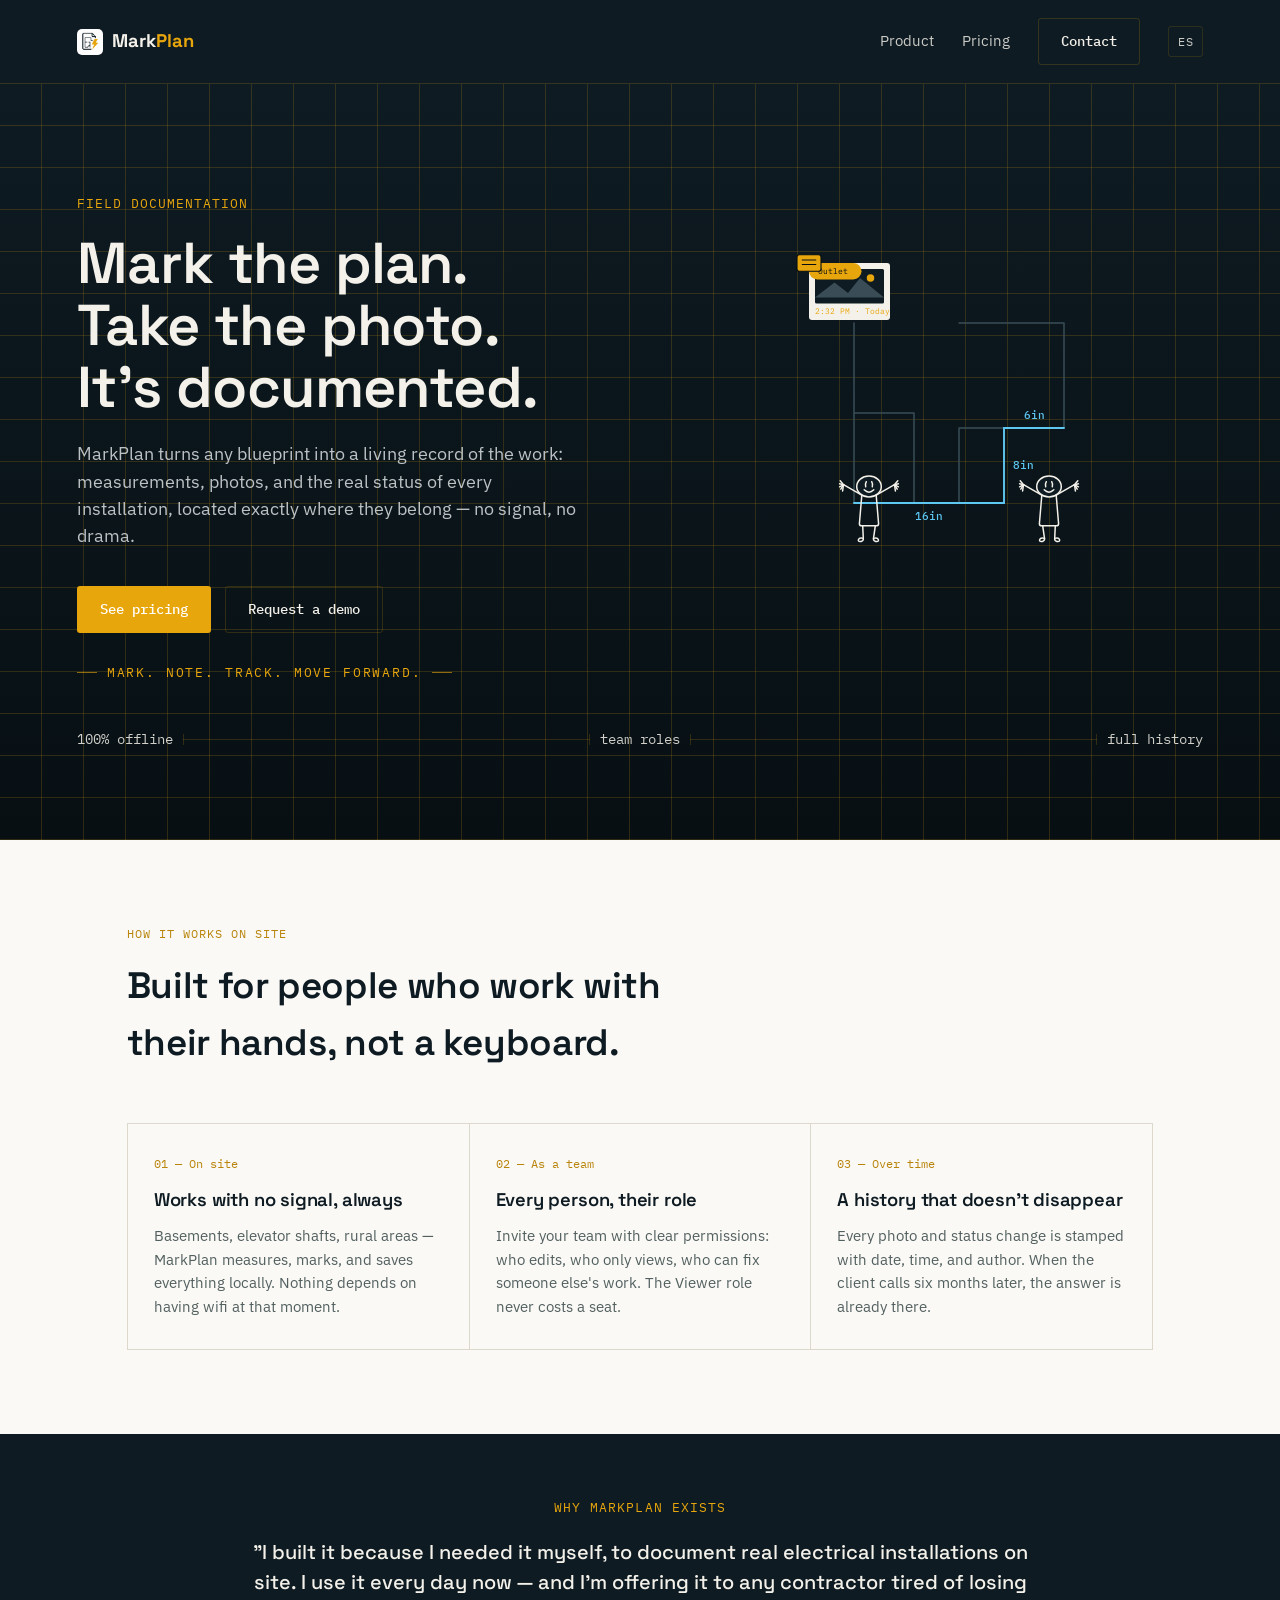
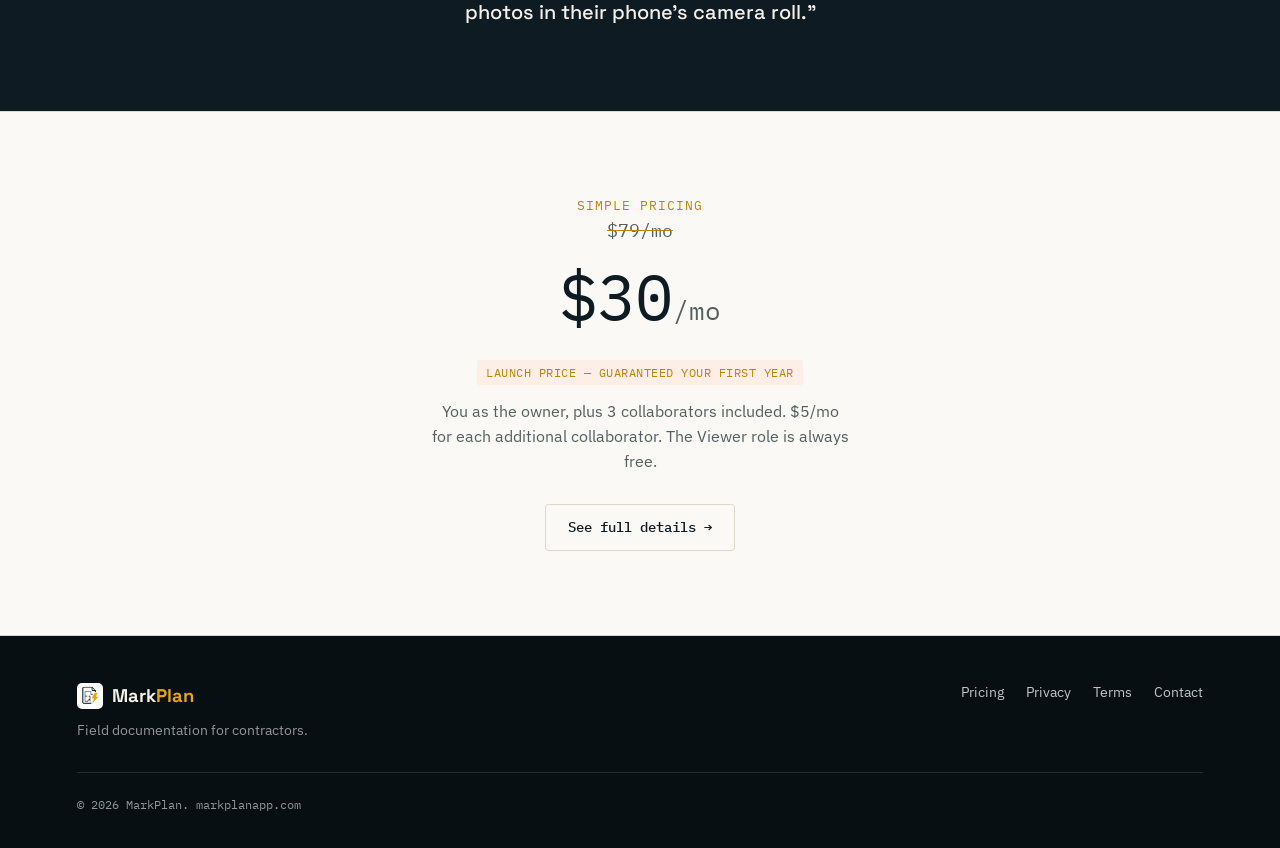
<file: index.html>
<!DOCTYPE html>
<html lang="es">
<head>
<meta charset="UTF-8">
<meta name="viewport" content="width=device-width, initial-scale=1.0">
<title>MarkPlan — Documentación de campo para contratistas</title>
<link rel="icon" type="image/png" href="img/icon.png">
<meta name="description" content="Marca el plano, saca la foto, queda documentado. MarkPlan es la app de medición y documentación de campo para contratistas, con modo offline real y colaboración en equipo.">
<link rel="preconnect" href="https://fonts.googleapis.com">
<link href="https://fonts.googleapis.com/css2?family=Space+Grotesk:wght@500;600;700&family=IBM+Plex+Sans:wght@400;500;600&family=IBM+Plex+Mono:wght@400;500&display=swap" rel="stylesheet">
<link rel="stylesheet" href="style.css?v=2">
<script src="lang.js"></script>
</head>
<body>

<nav class="nav">
  <a href="index.html" class="wordmark"><img src="img/icon.png" alt="" class="nav-icon"><span class="wm-text">Mark<span class="tick">Plan</span></span></a>
  <div class="nav-links" id="navLinks">
    <a href="index.html#producto">Producto</a>
    <a href="precios.html">Precios</a>
    <a href="mailto:markplanapp@gmail.com" class="btn btn-ghost">Contactar</a>
    <a href="#" class="lang-switch mono" onclick="localStorage.setItem('mp_lang','en'); window.location.href='home.html'; return false;">EN</a>
  </div>
  <button class="menu-toggle" id="menuToggle" aria-label="Abrir menú" aria-expanded="false">
    <span></span><span></span><span></span>
  </button>
</nav>

<header class="hero">
  <div class="hero-grid">
    <div>
      <div class="eyebrow">Documentación de campo</div>
      <h1>Marca el plano.<br>Saca la foto.<br>Queda documentado.</h1>
      <p class="lede">MarkPlan convierte cualquier plano en un registro vivo del trabajo: mediciones, fotos y el estado real de cada instalación, ubicados exactamente donde corresponden — sin señal, sin drama.</p>
      <div class="cta-row">
        <a href="precios.html" class="btn btn-accent">Ver precios</a>
        <a href="mailto:markplanapp@gmail.com" class="btn btn-ghost">Pedir una demo</a>
      </div>
    </div>

    <div class="hero-art">
      <svg class="plan-svg" viewBox="0 0 400 400">
        <g class="plan-lines-group">
          <path class="plan-line" d="M 60 80 L 60 320 L 260 320 L 260 220 L 340 220 L 340 80 Z" />
          <path class="plan-line" d="M 60 200 L 140 200 L 140 320" style="animation-delay: 0.15s;" />
          <path class="plan-line" d="M 260 220 L 200 220 L 200 320" style="animation-delay: 0.3s;" />
        </g>

        <g class="pin">
          <circle class="pin-ring" cx="0" cy="0" r="10" fill="none" stroke="#e8a60d" stroke-width="2" />
          <circle cx="0" cy="0" r="9" fill="#e8a60d" />
          <circle cx="0" cy="0" r="3.5" fill="#0e1b22" />
        </g>

        <g class="photo-card">
          <rect x="0" y="0" width="108" height="76" rx="4" fill="#f4f1ea" />
          <rect x="8" y="8" width="92" height="46" rx="2" fill="#0e1b22" />
          <path d="M 8 46 L 34 26 L 52 40 L 68 20 L 100 46 Z" fill="#3a4d57" />
          <circle cx="82" cy="20" r="5" fill="#e8a60d" />
          <text class="timestamp" x="8" y="68">14:32 · Hoy</text>
        </g>

        <g class="category-chip">
          <rect x="0" y="0" width="88" height="22" rx="11" fill="#e8a60d" />
          <text x="12" y="15">Receptáculo</text>
        </g>

        <g class="measure-group">
          <path class="measure-line measure-line-1" d="M 60 320 L 260 320" />
          <path class="measure-line measure-line-2" d="M 260 320 L 260 220" />
          <path class="measure-line measure-line-3" d="M 260 220 L 340 220" />
          <text class="measure-label measure-label-1" x="160" y="342" text-anchor="middle">16in</text>
          <text class="measure-label measure-label-2" x="272" y="274" text-anchor="start">8in</text>
          <text class="measure-label measure-label-3" x="300" y="208" text-anchor="middle">6in</text>
        </g>

        <g class="person person1">
          <g transform="translate(40,278.4)">
            <path d="M 30.4 31.2 L 27.2 69.2 Q 27.2 72 30.4 72 L 49.6 72 Q 52.8 72 52.8 69.2 L 49.6 31.2" />
            <line x1="30.4" y1="31.2" x2="6" y2="17.2" />
            <line x1="49.6" y1="31.2" x2="74" y2="17.2" />
            <line x1="6" y1="17.2" x2="1.6" y2="12" />
            <line x1="6" y1="17.2" x2="0.8" y2="16" />
            <line x1="6" y1="17.2" x2="0.8" y2="20" />
            <line x1="6" y1="17.2" x2="2.4" y2="23.2" />
            <line x1="6" y1="17.2" x2="4.8" y2="25.6" />
            <line x1="74" y1="17.2" x2="78.4" y2="12" />
            <line x1="74" y1="17.2" x2="79.2" y2="16" />
            <line x1="74" y1="17.2" x2="79.2" y2="20" />
            <line x1="74" y1="17.2" x2="77.6" y2="23.2" />
            <line x1="74" y1="17.2" x2="75.2" y2="25.6" />
            <line x1="31.6" y1="72" x2="32.4" y2="88.8" />
            <line x1="48.4" y1="72" x2="46" y2="88.8" />
            <path d="M 32.4 88.8 Q 27.2 87.2 26 90.4 Q 24.8 93.6 29.6 92.8 Q 32.8 92 32.4 88.8" />
            <path d="M 46 88.8 Q 51.2 87.2 52.4 90.4 Q 53.6 93.6 48.8 92.8 Q 45.6 92 46 88.8" />
            <ellipse cx="40" cy="19.6" rx="16.4" ry="14" style="fill:var(--blueprint)" />
            <path d="M 36.4 13.2 Q 34.4 16.8 35.6 20" />
            <path d="M 43.6 13.2 Q 45.6 16.8 44.4 20" />
            <path d="M 33.6 24 Q 40 30.4 46.4 24" />
          </g>
        </g>

        <g class="person person2">
          <g transform="translate(360,278.4) scale(-1,1)">
            <path d="M 30.4 31.2 L 27.2 69.2 Q 27.2 72 30.4 72 L 49.6 72 Q 52.8 72 52.8 69.2 L 49.6 31.2" />
            <line x1="30.4" y1="31.2" x2="6" y2="17.2" />
            <line x1="49.6" y1="31.2" x2="74" y2="17.2" />
            <line x1="6" y1="17.2" x2="1.6" y2="12" />
            <line x1="6" y1="17.2" x2="0.8" y2="16" />
            <line x1="6" y1="17.2" x2="0.8" y2="20" />
            <line x1="6" y1="17.2" x2="2.4" y2="23.2" />
            <line x1="6" y1="17.2" x2="4.8" y2="25.6" />
            <line x1="74" y1="17.2" x2="78.4" y2="12" />
            <line x1="74" y1="17.2" x2="79.2" y2="16" />
            <line x1="74" y1="17.2" x2="79.2" y2="20" />
            <line x1="74" y1="17.2" x2="77.6" y2="23.2" />
            <line x1="74" y1="17.2" x2="75.2" y2="25.6" />
            <line x1="31.6" y1="72" x2="32.4" y2="88.8" />
            <line x1="48.4" y1="72" x2="46" y2="88.8" />
            <path d="M 32.4 88.8 Q 27.2 87.2 26 90.4 Q 24.8 93.6 29.6 92.8 Q 32.8 92 32.4 88.8" />
            <path d="M 46 88.8 Q 51.2 87.2 52.4 90.4 Q 53.6 93.6 48.8 92.8 Q 45.6 92 46 88.8" />
            <ellipse cx="40" cy="19.6" rx="16.4" ry="14" style="fill:var(--blueprint)" />
            <path d="M 36.4 13.2 Q 34.4 16.8 35.6 20" />
            <path d="M 43.6 13.2 Q 45.6 16.8 44.4 20" />
            <path d="M 33.6 24 Q 40 30.4 46.4 24" />
          </g>
        </g>

        <g class="thrown-plan">
          <rect x="-16" y="-11" width="32" height="22" rx="3" fill="#e8a60d" stroke="#070f13" stroke-width="1.5" />
          <line x1="-9" y1="-4" x2="9" y2="-4" stroke="#070f13" stroke-width="1.5" stroke-linecap="round" />
          <line x1="-9" y1="2" x2="9" y2="2" stroke="#070f13" stroke-width="1.5" stroke-linecap="round" />
        </g>
      </svg>
    </div>
  </div>

  <div class="tagline mono">Marca. Anota. Controla. Avanza.</div>

  <div class="dim-line">
    <span class="label mono">100% offline</span>
    <span class="rule"></span>
    <span class="label mono">equipo con roles</span>
    <span class="rule"></span>
    <span class="label mono">historial completo</span>
  </div>
</header>

<section class="section" id="producto">
  <div class="section-head">
    <div class="eyebrow">Cómo funciona en la obra</div>
    <h2>Construido para el que trabaja con las manos, no con el teclado.</h2>
  </div>

  <div class="grid-3">
    <div class="card reveal">
      <div class="kicker mono">01 — En el lugar</div>
      <h3>Funciona sin señal, siempre</h3>
      <p>Sótanos, cajas de ascensor, zonas rurales — MarkPlan mide, marca y guarda todo localmente. Nada depende de tener wifi en ese momento.</p>
    </div>
    <div class="card reveal">
      <div class="kicker mono">02 — En equipo</div>
      <h3>Cada persona, su rol</h3>
      <p>Invita a tu equipo con permisos claros: quién edita, quién solo mira, quién puede corregir el trabajo de otro. El visualizador nunca cuesta un asiento.</p>
    </div>
    <div class="card reveal">
      <div class="kicker mono">03 — Con el tiempo</div>
      <h3>Un historial que no se pierde</h3>
      <p>Cada foto y cada cambio de estado queda con fecha, hora y autor. Cuando el cliente llama seis meses después, la respuesta ya está ahí.</p>
    </div>
  </div>
</section>

<section class="credibility">
  <div class="credibility-inner">
    <div class="eyebrow">Por qué existe MarkPlan</div>
    <p>"La construí porque la necesitaba yo mismo, para documentar instalaciones eléctricas reales en obra. Hoy la uso todos los días — y se la ofrezco a cualquier contratista que se cansa de perder fotos en el rollo del celular."</p>
  </div>
</section>

<section class="pricing-teaser">
  <div class="eyebrow mono" style="color: var(--accent-deep); font-family: 'IBM Plex Mono', monospace; font-size: 0.8rem; letter-spacing: 0.08em; text-transform: uppercase;">Precio simple</div>
  <div class="price-regular">$79<span class="unit">/mes</span></div>
  <div class="price-figure" style="margin-top: 2px;">$30<span class="unit">/mes</span></div>
  <div class="price-launch-tag">Precio de lanzamiento — garantizado tu primer año</div>
  <p style="color: var(--ink-soft); max-width: 42ch; margin: 14px auto 0;">Tú como dueño, más 3 colaboradores incluidos. $5/mes por cada colaborador adicional. El rol Visualizador es siempre gratis.</p>
  <div style="margin-top: 30px;">
    <a href="precios.html" class="btn btn-outline-dark">Ver el detalle completo →</a>
  </div>
</section>

<footer>
  <div class="footer-grid">
    <div>
      <div class="wordmark" style="margin-bottom: 10px;"><img src="img/icon.png" alt="" class="nav-icon"><span class="wm-text">Mark<span class="tick">Plan</span></span></div>
      <div>Documentación de campo para contratistas.</div>
    </div>
    <div class="footer-links">
      <a href="precios.html">Precios</a>
      <a href="privacidad.html">Privacidad</a>
      <a href="terminos.html">Términos</a>
      <a href="mailto:markplanapp@gmail.com">Contacto</a>
    </div>
  </div>
  <div class="footer-bottom">© <span id="year"></span> MarkPlan. markplanapp.com</div>
</footer>

<script>document.getElementById('year').textContent = new Date().getFullYear();</script>
<script src="nav-menu.js"></script>
<script src="motion.js"></script>
</body>
</html>
</file>
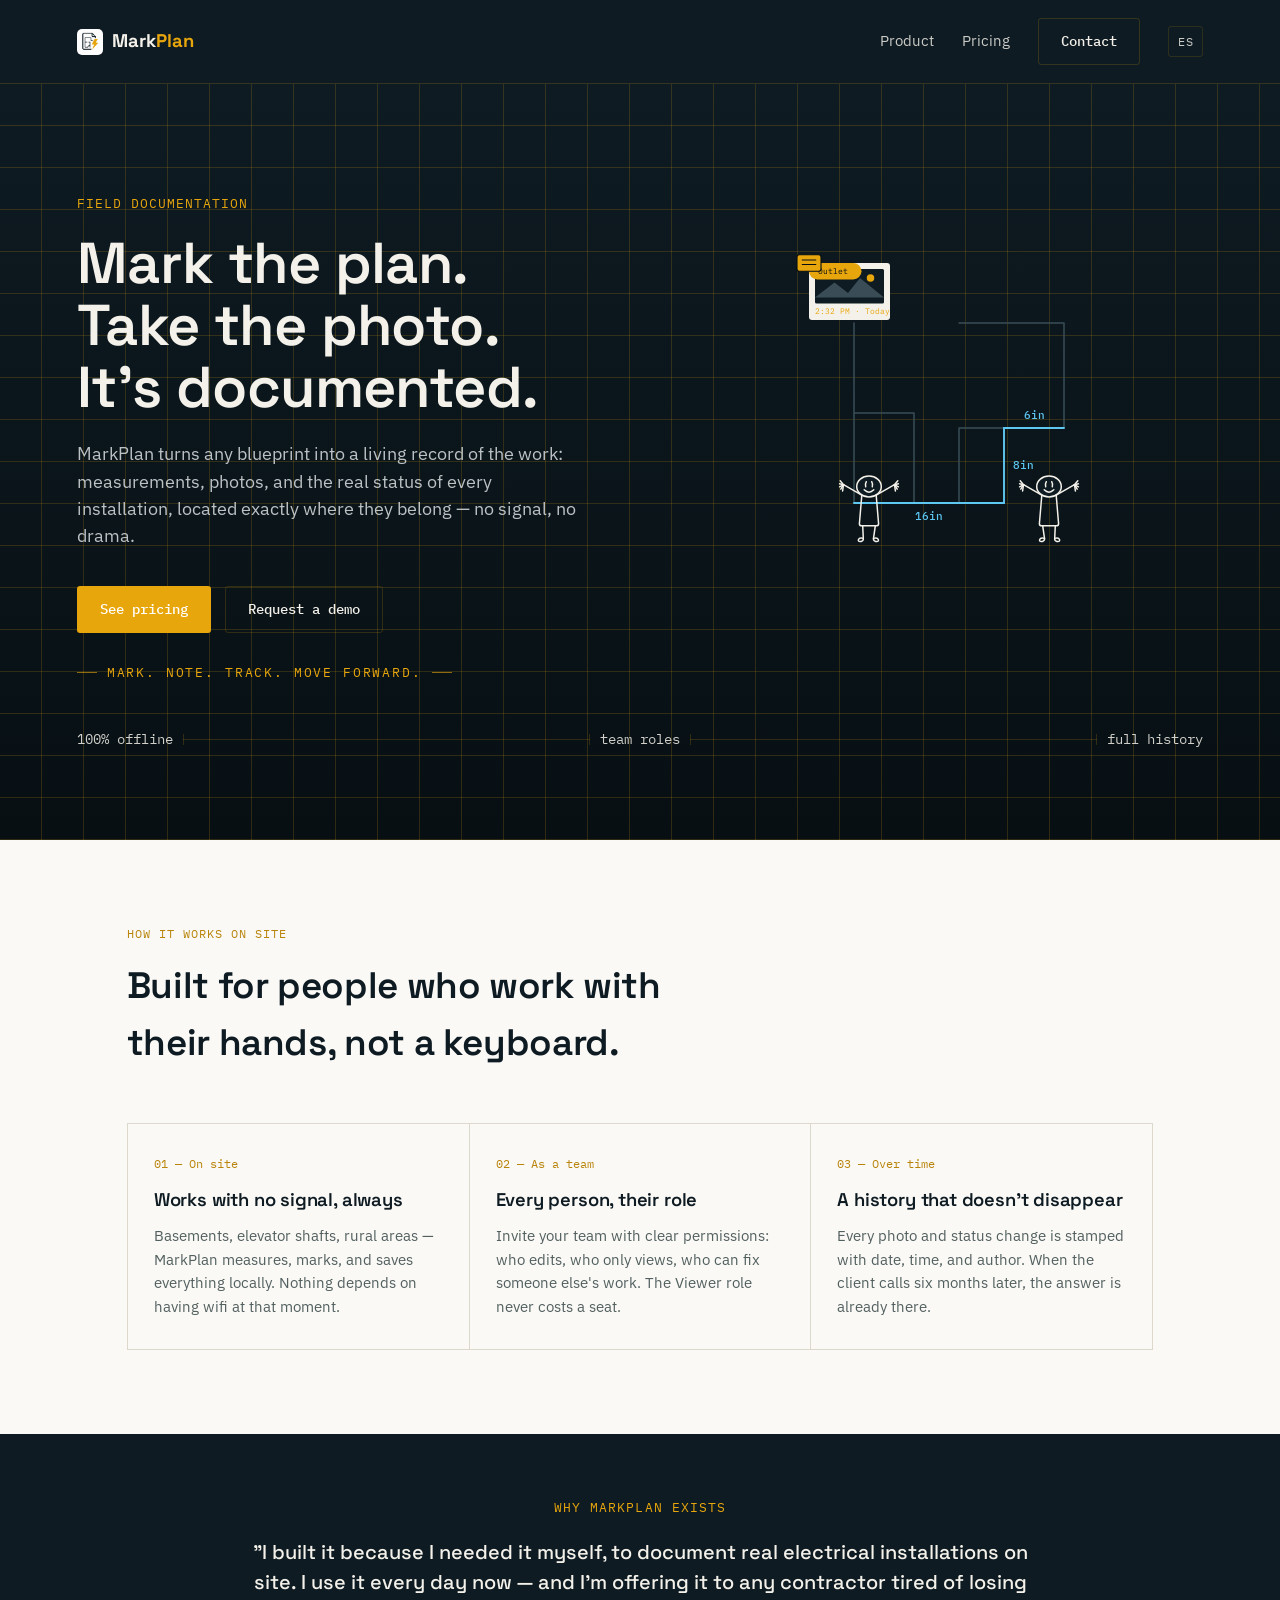
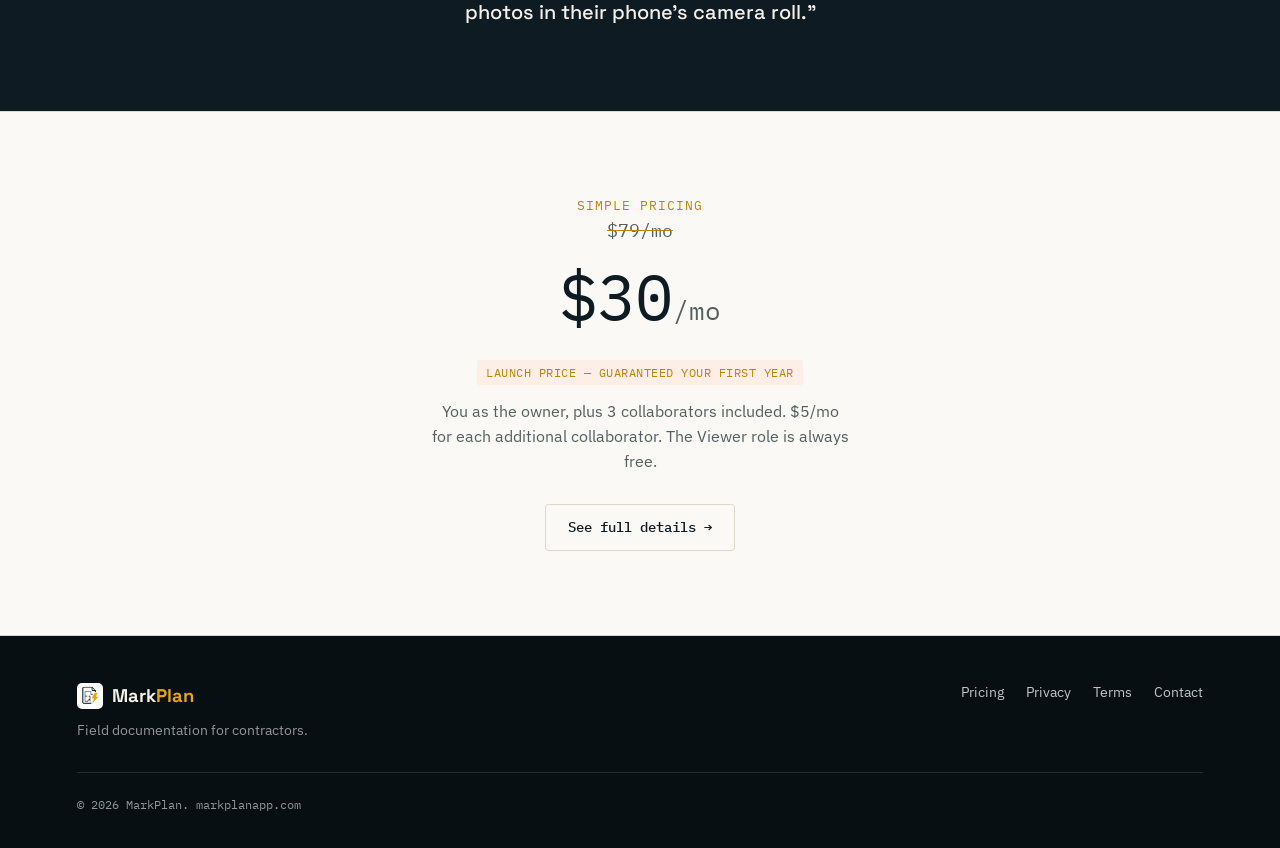
<file: home.html>
<!DOCTYPE html>
<html lang="en">
<head>
<meta charset="UTF-8">
<meta name="viewport" content="width=device-width, initial-scale=1.0">
<title>MarkPlan — Field Documentation for Contractors</title>
<link rel="icon" type="image/png" href="img/icon.png">
<meta name="description" content="Mark the plan, take the photo, it's documented. MarkPlan is the field measurement and documentation app for contractors, with real offline mode and team collaboration.">
<link rel="preconnect" href="https://fonts.googleapis.com">
<link href="https://fonts.googleapis.com/css2?family=Space+Grotesk:wght@500;600;700&family=IBM+Plex+Sans:wght@400;500;600&family=IBM+Plex+Mono:wght@400;500&display=swap" rel="stylesheet">
<link rel="stylesheet" href="style.css?v=2">
<script src="lang.js"></script>
</head>
<body>

<nav class="nav">
  <a href="home.html" class="wordmark"><img src="img/icon.png" alt="" class="nav-icon"><span class="wm-text">Mark<span class="tick">Plan</span></span></a>
  <div class="nav-links" id="navLinks">
    <a href="home.html#product">Product</a>
    <a href="pricing.html">Pricing</a>
    <a href="mailto:markplanapp@gmail.com" class="btn btn-ghost">Contact</a>
    <a href="#" class="lang-switch mono" onclick="localStorage.setItem('mp_lang','es'); window.location.href='index.html'; return false;">ES</a>
  </div>
  <button class="menu-toggle" id="menuToggle" aria-label="Abrir menú" aria-expanded="false">
    <span></span><span></span><span></span>
  </button>
</nav>

<header class="hero">
  <div class="hero-grid">
    <div>
      <div class="eyebrow">Field documentation</div>
      <h1>Mark the plan.<br>Take the photo.<br>It's documented.</h1>
      <p class="lede">MarkPlan turns any blueprint into a living record of the work: measurements, photos, and the real status of every installation, located exactly where they belong — no signal, no drama.</p>
      <div class="cta-row">
        <a href="pricing.html" class="btn btn-accent">See pricing</a>
        <a href="mailto:markplanapp@gmail.com" class="btn btn-ghost">Request a demo</a>
      </div>
    </div>

    <div class="hero-art">
      <svg class="plan-svg" viewBox="0 0 400 400">
        <g class="plan-lines-group">
          <path class="plan-line" d="M 60 80 L 60 320 L 260 320 L 260 220 L 340 220 L 340 80 Z" />
          <path class="plan-line" d="M 60 200 L 140 200 L 140 320" style="animation-delay: 0.15s;" />
          <path class="plan-line" d="M 260 220 L 200 220 L 200 320" style="animation-delay: 0.3s;" />
        </g>

        <g class="pin">
          <circle class="pin-ring" cx="0" cy="0" r="10" fill="none" stroke="#e8a60d" stroke-width="2" />
          <circle cx="0" cy="0" r="9" fill="#e8a60d" />
          <circle cx="0" cy="0" r="3.5" fill="#0e1b22" />
        </g>

        <g class="photo-card">
          <rect x="0" y="0" width="108" height="76" rx="4" fill="#f4f1ea" />
          <rect x="8" y="8" width="92" height="46" rx="2" fill="#0e1b22" />
          <path d="M 8 46 L 34 26 L 52 40 L 68 20 L 100 46 Z" fill="#3a4d57" />
          <circle cx="82" cy="20" r="5" fill="#e8a60d" />
          <text class="timestamp" x="8" y="68">2:32 PM · Today</text>
        </g>

        <g class="category-chip">
          <rect x="0" y="0" width="70" height="22" rx="11" fill="#e8a60d" />
          <text x="12" y="15">Outlet</text>
        </g>

        <g class="measure-group">
          <path class="measure-line measure-line-1" d="M 60 320 L 260 320" />
          <path class="measure-line measure-line-2" d="M 260 320 L 260 220" />
          <path class="measure-line measure-line-3" d="M 260 220 L 340 220" />
          <text class="measure-label measure-label-1" x="160" y="342" text-anchor="middle">16in</text>
          <text class="measure-label measure-label-2" x="272" y="274" text-anchor="start">8in</text>
          <text class="measure-label measure-label-3" x="300" y="208" text-anchor="middle">6in</text>
        </g>

        <g class="person person1">
          <g transform="translate(40,278.4)">
            <path d="M 30.4 31.2 L 27.2 69.2 Q 27.2 72 30.4 72 L 49.6 72 Q 52.8 72 52.8 69.2 L 49.6 31.2" />
            <line x1="30.4" y1="31.2" x2="6" y2="17.2" />
            <line x1="49.6" y1="31.2" x2="74" y2="17.2" />
            <line x1="6" y1="17.2" x2="1.6" y2="12" />
            <line x1="6" y1="17.2" x2="0.8" y2="16" />
            <line x1="6" y1="17.2" x2="0.8" y2="20" />
            <line x1="6" y1="17.2" x2="2.4" y2="23.2" />
            <line x1="6" y1="17.2" x2="4.8" y2="25.6" />
            <line x1="74" y1="17.2" x2="78.4" y2="12" />
            <line x1="74" y1="17.2" x2="79.2" y2="16" />
            <line x1="74" y1="17.2" x2="79.2" y2="20" />
            <line x1="74" y1="17.2" x2="77.6" y2="23.2" />
            <line x1="74" y1="17.2" x2="75.2" y2="25.6" />
            <line x1="31.6" y1="72" x2="32.4" y2="88.8" />
            <line x1="48.4" y1="72" x2="46" y2="88.8" />
            <path d="M 32.4 88.8 Q 27.2 87.2 26 90.4 Q 24.8 93.6 29.6 92.8 Q 32.8 92 32.4 88.8" />
            <path d="M 46 88.8 Q 51.2 87.2 52.4 90.4 Q 53.6 93.6 48.8 92.8 Q 45.6 92 46 88.8" />
            <ellipse cx="40" cy="19.6" rx="16.4" ry="14" style="fill:var(--blueprint)" />
            <path d="M 36.4 13.2 Q 34.4 16.8 35.6 20" />
            <path d="M 43.6 13.2 Q 45.6 16.8 44.4 20" />
            <path d="M 33.6 24 Q 40 30.4 46.4 24" />
          </g>
        </g>

        <g class="person person2">
          <g transform="translate(360,278.4) scale(-1,1)">
            <path d="M 30.4 31.2 L 27.2 69.2 Q 27.2 72 30.4 72 L 49.6 72 Q 52.8 72 52.8 69.2 L 49.6 31.2" />
            <line x1="30.4" y1="31.2" x2="6" y2="17.2" />
            <line x1="49.6" y1="31.2" x2="74" y2="17.2" />
            <line x1="6" y1="17.2" x2="1.6" y2="12" />
            <line x1="6" y1="17.2" x2="0.8" y2="16" />
            <line x1="6" y1="17.2" x2="0.8" y2="20" />
            <line x1="6" y1="17.2" x2="2.4" y2="23.2" />
            <line x1="6" y1="17.2" x2="4.8" y2="25.6" />
            <line x1="74" y1="17.2" x2="78.4" y2="12" />
            <line x1="74" y1="17.2" x2="79.2" y2="16" />
            <line x1="74" y1="17.2" x2="79.2" y2="20" />
            <line x1="74" y1="17.2" x2="77.6" y2="23.2" />
            <line x1="74" y1="17.2" x2="75.2" y2="25.6" />
            <line x1="31.6" y1="72" x2="32.4" y2="88.8" />
            <line x1="48.4" y1="72" x2="46" y2="88.8" />
            <path d="M 32.4 88.8 Q 27.2 87.2 26 90.4 Q 24.8 93.6 29.6 92.8 Q 32.8 92 32.4 88.8" />
            <path d="M 46 88.8 Q 51.2 87.2 52.4 90.4 Q 53.6 93.6 48.8 92.8 Q 45.6 92 46 88.8" />
            <ellipse cx="40" cy="19.6" rx="16.4" ry="14" style="fill:var(--blueprint)" />
            <path d="M 36.4 13.2 Q 34.4 16.8 35.6 20" />
            <path d="M 43.6 13.2 Q 45.6 16.8 44.4 20" />
            <path d="M 33.6 24 Q 40 30.4 46.4 24" />
          </g>
        </g>

        <g class="thrown-plan">
          <rect x="-16" y="-11" width="32" height="22" rx="3" fill="#e8a60d" stroke="#070f13" stroke-width="1.5" />
          <line x1="-9" y1="-4" x2="9" y2="-4" stroke="#070f13" stroke-width="1.5" stroke-linecap="round" />
          <line x1="-9" y1="2" x2="9" y2="2" stroke="#070f13" stroke-width="1.5" stroke-linecap="round" />
        </g>
      </svg>
    </div>
  </div>

  <div class="tagline mono">Mark. Note. Track. Move forward.</div>

  <div class="dim-line">
    <span class="label mono">100% offline</span>
    <span class="rule"></span>
    <span class="label mono">team roles</span>
    <span class="rule"></span>
    <span class="label mono">full history</span>
  </div>
</header>

<section class="section" id="product">
  <div class="section-head">
    <div class="eyebrow">How it works on site</div>
    <h2>Built for people who work with their hands, not a keyboard.</h2>
  </div>

  <div class="grid-3">
    <div class="card reveal">
      <div class="kicker mono">01 — On site</div>
      <h3>Works with no signal, always</h3>
      <p>Basements, elevator shafts, rural areas — MarkPlan measures, marks, and saves everything locally. Nothing depends on having wifi at that moment.</p>
    </div>
    <div class="card reveal">
      <div class="kicker mono">02 — As a team</div>
      <h3>Every person, their role</h3>
      <p>Invite your team with clear permissions: who edits, who only views, who can fix someone else's work. The Viewer role never costs a seat.</p>
    </div>
    <div class="card reveal">
      <div class="kicker mono">03 — Over time</div>
      <h3>A history that doesn't disappear</h3>
      <p>Every photo and status change is stamped with date, time, and author. When the client calls six months later, the answer is already there.</p>
    </div>
  </div>
</section>

<section class="credibility">
  <div class="credibility-inner">
    <div class="eyebrow">Why MarkPlan exists</div>
    <p>"I built it because I needed it myself, to document real electrical installations on site. I use it every day now — and I'm offering it to any contractor tired of losing photos in their phone's camera roll."</p>
  </div>
</section>

<section class="pricing-teaser">
  <div class="eyebrow mono" style="color: var(--accent-deep); font-family: 'IBM Plex Mono', monospace; font-size: 0.8rem; letter-spacing: 0.08em; text-transform: uppercase;">Simple pricing</div>
  <div class="price-regular">$79<span class="unit">/mo</span></div>
  <div class="price-figure" style="margin-top: 2px;">$30<span class="unit">/mo</span></div>
  <div class="price-launch-tag">Launch price — guaranteed your first year</div>
  <p style="color: var(--ink-soft); max-width: 42ch; margin: 14px auto 0;">You as the owner, plus 3 collaborators included. $5/mo for each additional collaborator. The Viewer role is always free.</p>
  <div style="margin-top: 30px;">
    <a href="pricing.html" class="btn btn-outline-dark">See full details →</a>
  </div>
</section>

<footer>
  <div class="footer-grid">
    <div>
      <div class="wordmark" style="margin-bottom: 10px;"><img src="img/icon.png" alt="" class="nav-icon"><span class="wm-text">Mark<span class="tick">Plan</span></span></div>
      <div>Field documentation for contractors.</div>
    </div>
    <div class="footer-links">
      <a href="pricing.html">Pricing</a>
      <a href="privacy.html">Privacy</a>
      <a href="terms.html">Terms</a>
      <a href="mailto:markplanapp@gmail.com">Contact</a>
    </div>
  </div>
  <div class="footer-bottom">© <span id="year"></span> MarkPlan. markplanapp.com</div>
</footer>

<script>document.getElementById('year').textContent = new Date().getFullYear();</script>
<script src="nav-menu.js"></script>
<script src="motion.js"></script>
</body>
</html>
</file>
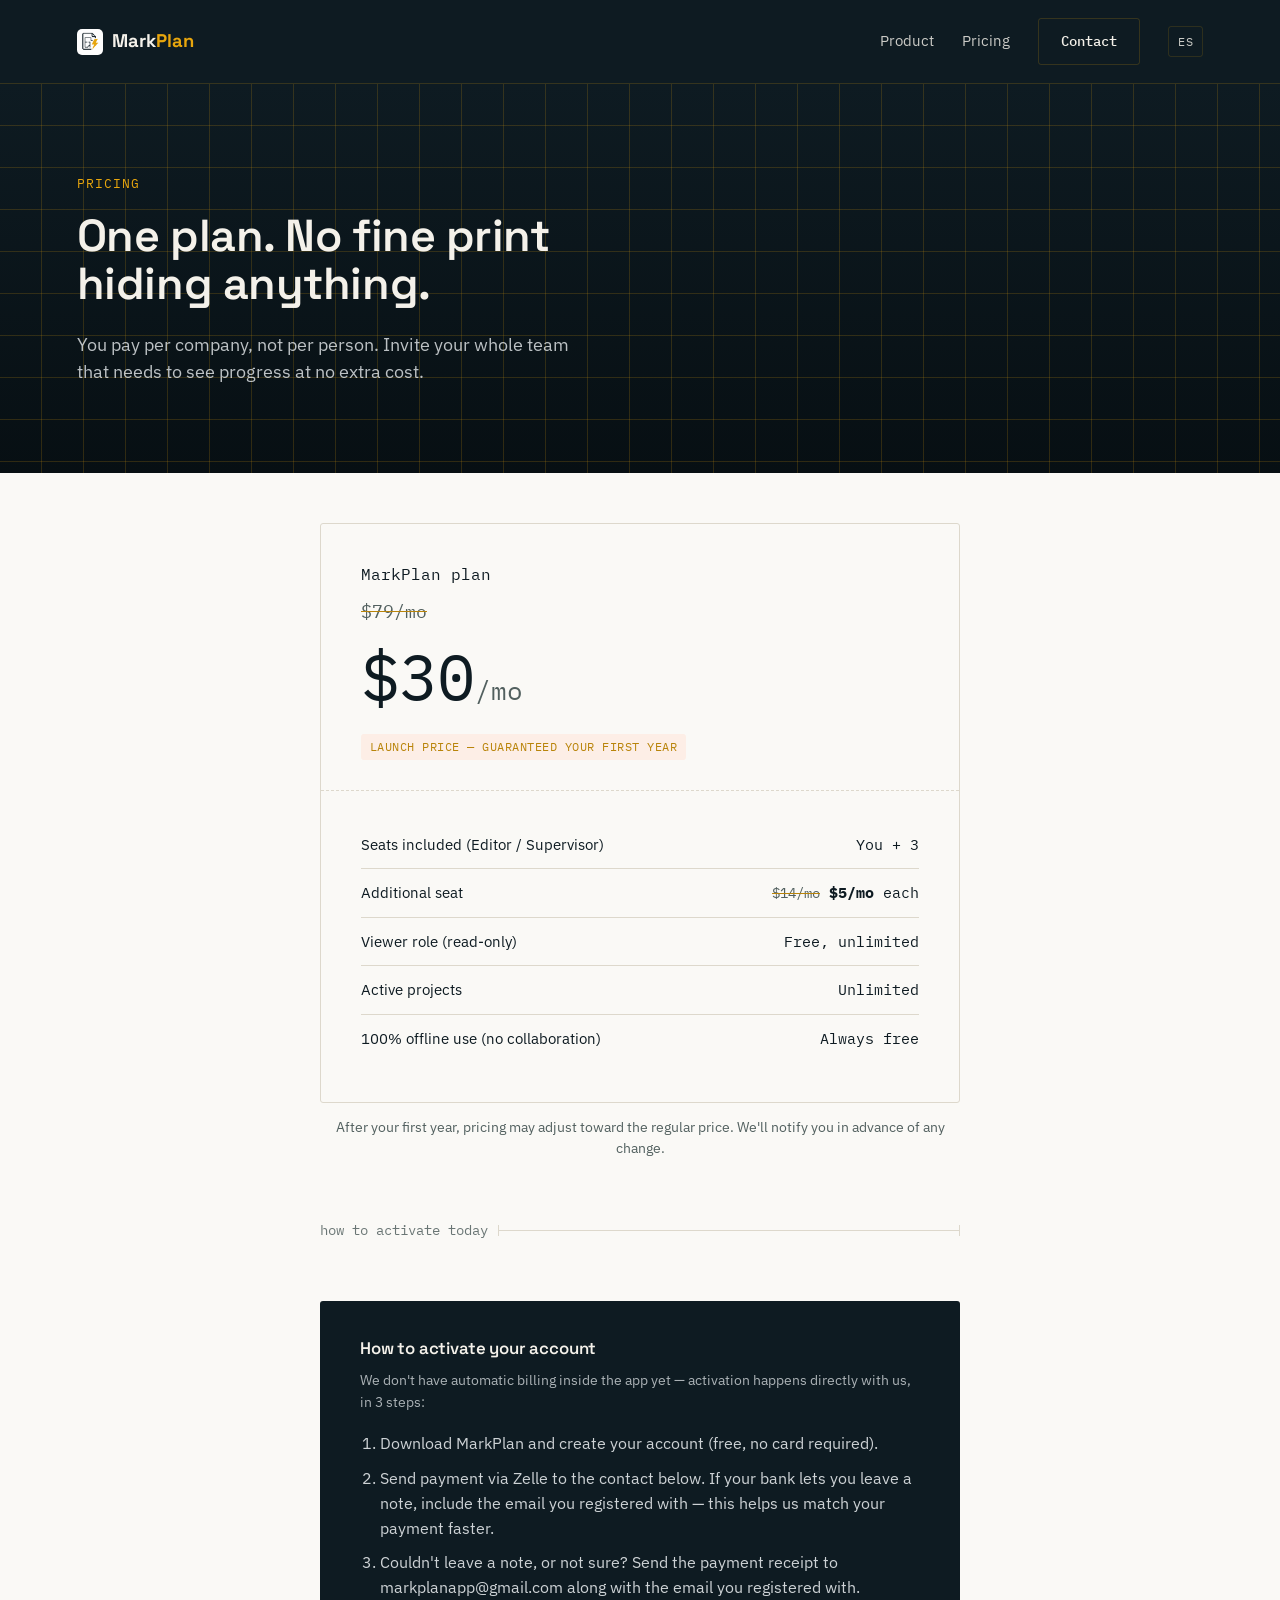
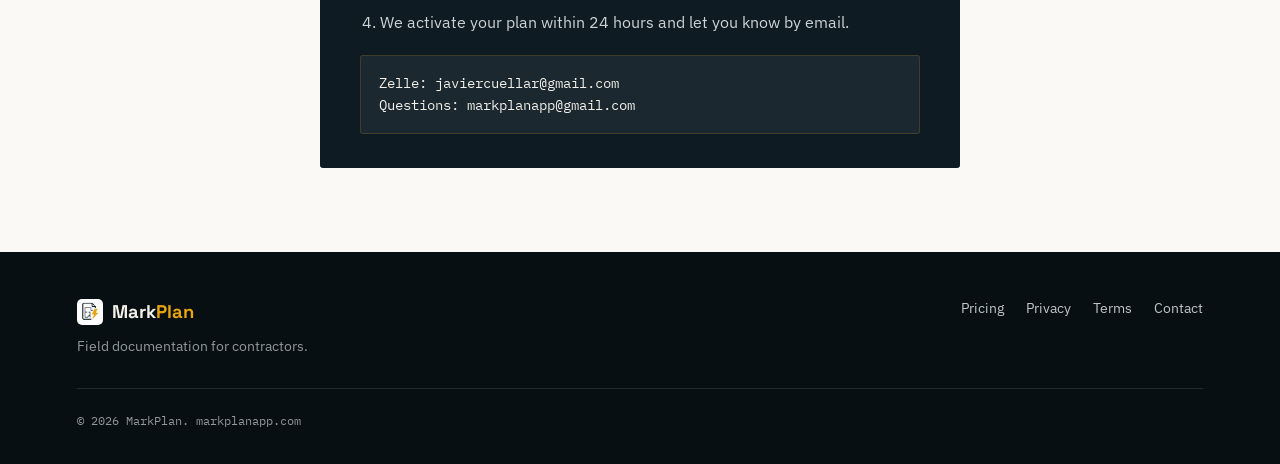
<file: precios.html>
<!DOCTYPE html>
<html lang="es">
<head>
<meta charset="UTF-8">
<meta name="viewport" content="width=device-width, initial-scale=1.0">
<title>Precios — MarkPlan</title>
<link rel="icon" type="image/png" href="img/icon.png">
<meta name="description" content="Precio de lanzamiento: $30/mes (regular $79), tú más 3 colaboradores, $5 por colaborador adicional. El rol Visualizador siempre es gratis.">
<link rel="preconnect" href="https://fonts.googleapis.com">
<link href="https://fonts.googleapis.com/css2?family=Space+Grotesk:wght@500;600;700&family=IBM+Plex+Sans:wght@400;500;600&family=IBM+Plex+Mono:wght@400;500&display=swap" rel="stylesheet">
<link rel="stylesheet" href="style.css?v=2">
<script src="lang.js"></script>
</head>
<body>

<nav class="nav">
  <a href="index.html" class="wordmark"><img src="img/icon.png" alt="" class="nav-icon"><span class="wm-text">Mark<span class="tick">Plan</span></span></a>
  <div class="nav-links" id="navLinks">
    <a href="index.html#producto">Producto</a>
    <a href="precios.html">Precios</a>
    <a href="mailto:markplanapp@gmail.com" class="btn btn-ghost">Contactar</a>
    <a href="#" class="lang-switch mono" onclick="localStorage.setItem('mp_lang','en'); window.location.href='pricing.html'; return false;">EN</a>
  </div>
  <button class="menu-toggle" id="menuToggle" aria-label="Abrir menú" aria-expanded="false">
    <span></span><span></span><span></span>
  </button>
</nav>

<header class="hero pricing-hero">
  <div class="eyebrow">Precios</div>
  <h1>Un plan. Sin letra chica escondida.</h1>
  <p class="lede">Paga por empresa, no por persona. Invita a todo tu equipo que necesite ver el avance sin costo extra.</p>
</header>

<section class="section" style="padding-top: 0;">

  <div class="plan-card">
    <div class="plan-head">
      <div class="kicker mono">Plan MarkPlan</div>
      <div class="price-regular" style="margin-top: 10px;">$79<span class="unit">/mes</span></div>
      <div class="price-figure" style="text-align: left; margin: 2px 0 0;">$30<span class="unit">/mes</span></div>
      <div class="price-launch-tag">Precio de lanzamiento — garantizado tu primer año</div>
    </div>
    <div class="plan-body">
      <div class="plan-row">
        <span>Lugares incluidos (Editor / Supervisor)</span>
        <span class="val">Tú + 3</span>
      </div>
      <div class="plan-row">
        <span>Lugar adicional</span>
        <span class="val"><span class="price-regular" style="font-size: 0.85rem;">$14/mes</span> <strong>$5/mes</strong> c/u</span>
      </div>
      <div class="plan-row">
        <span>Rol Visualizador (solo lectura)</span>
        <span class="val">Gratis, sin límite</span>
      </div>
      <div class="plan-row">
        <span>Proyectos activos</span>
        <span class="val">Ilimitados</span>
      </div>
      <div class="plan-row">
        <span>Uso 100% offline (sin colaboración)</span>
        <span class="val">Siempre gratis</span>
      </div>
    </div>
  </div>

  <p class="price-note" style="max-width: 640px; margin-left: auto; margin-right: auto; text-align: center;">Después de tu primer año, el precio puede ajustarse hacia el valor regular. Te avisamos con anticipación antes de cualquier cambio.</p>

  <div class="dim-line on-paper" style="max-width: 640px; margin: 60px auto 0;">
    <span class="label mono">cómo se activa hoy</span>
    <span class="rule"></span>
  </div>

  <div class="how-to-buy">
    <h3>Cómo activar tu cuenta</h3>
    <p style="color: rgba(238,242,245,0.7); font-size: 0.9rem; margin-top: -8px; margin-bottom: 18px;">Todavía no tenemos cobro automático dentro de la app — la activación se hace de forma directa con nosotros, en 3 pasos:</p>
    <ol>
      <li>Descarga MarkPlan y crea tu cuenta (gratis, sin tarjeta).</li>
      <li>Realiza la transferencia por Zelle al contacto de abajo. Si tu banco te permite dejar un comentario, incluye el email con el que te registraste — así identificamos tu pago más rápido.</li>
      <li>¿No pudiste dejar el comentario, o no estás seguro? Envía el comprobante de pago a markplanapp@gmail.com junto con el email con el que te registraste.</li>
      <li>Activamos tu plan en menos de 24 horas y te avisamos por email.</li>
    </ol>
    <div class="zelle-box">
      Zelle: javiercuellar@gmail.com<br>
      Consultas: markplanapp@gmail.com
    </div>
  </div>

</section>

<footer>
  <div class="footer-grid">
    <div>
      <div class="wordmark" style="margin-bottom: 10px;"><img src="img/icon.png" alt="" class="nav-icon"><span class="wm-text">Mark<span class="tick">Plan</span></span></div>
      <div>Documentación de campo para contratistas.</div>
    </div>
    <div class="footer-links">
      <a href="precios.html">Precios</a>
      <a href="privacidad.html">Privacidad</a>
      <a href="terminos.html">Términos</a>
      <a href="mailto:markplanapp@gmail.com">Contacto</a>
    </div>
  </div>
  <div class="footer-bottom">© <span id="year"></span> MarkPlan. markplanapp.com</div>
</footer>

<script>document.getElementById('year').textContent = new Date().getFullYear();</script>
<script src="nav-menu.js"></script>
<script src="motion.js"></script>
</body>
</html>
</file>
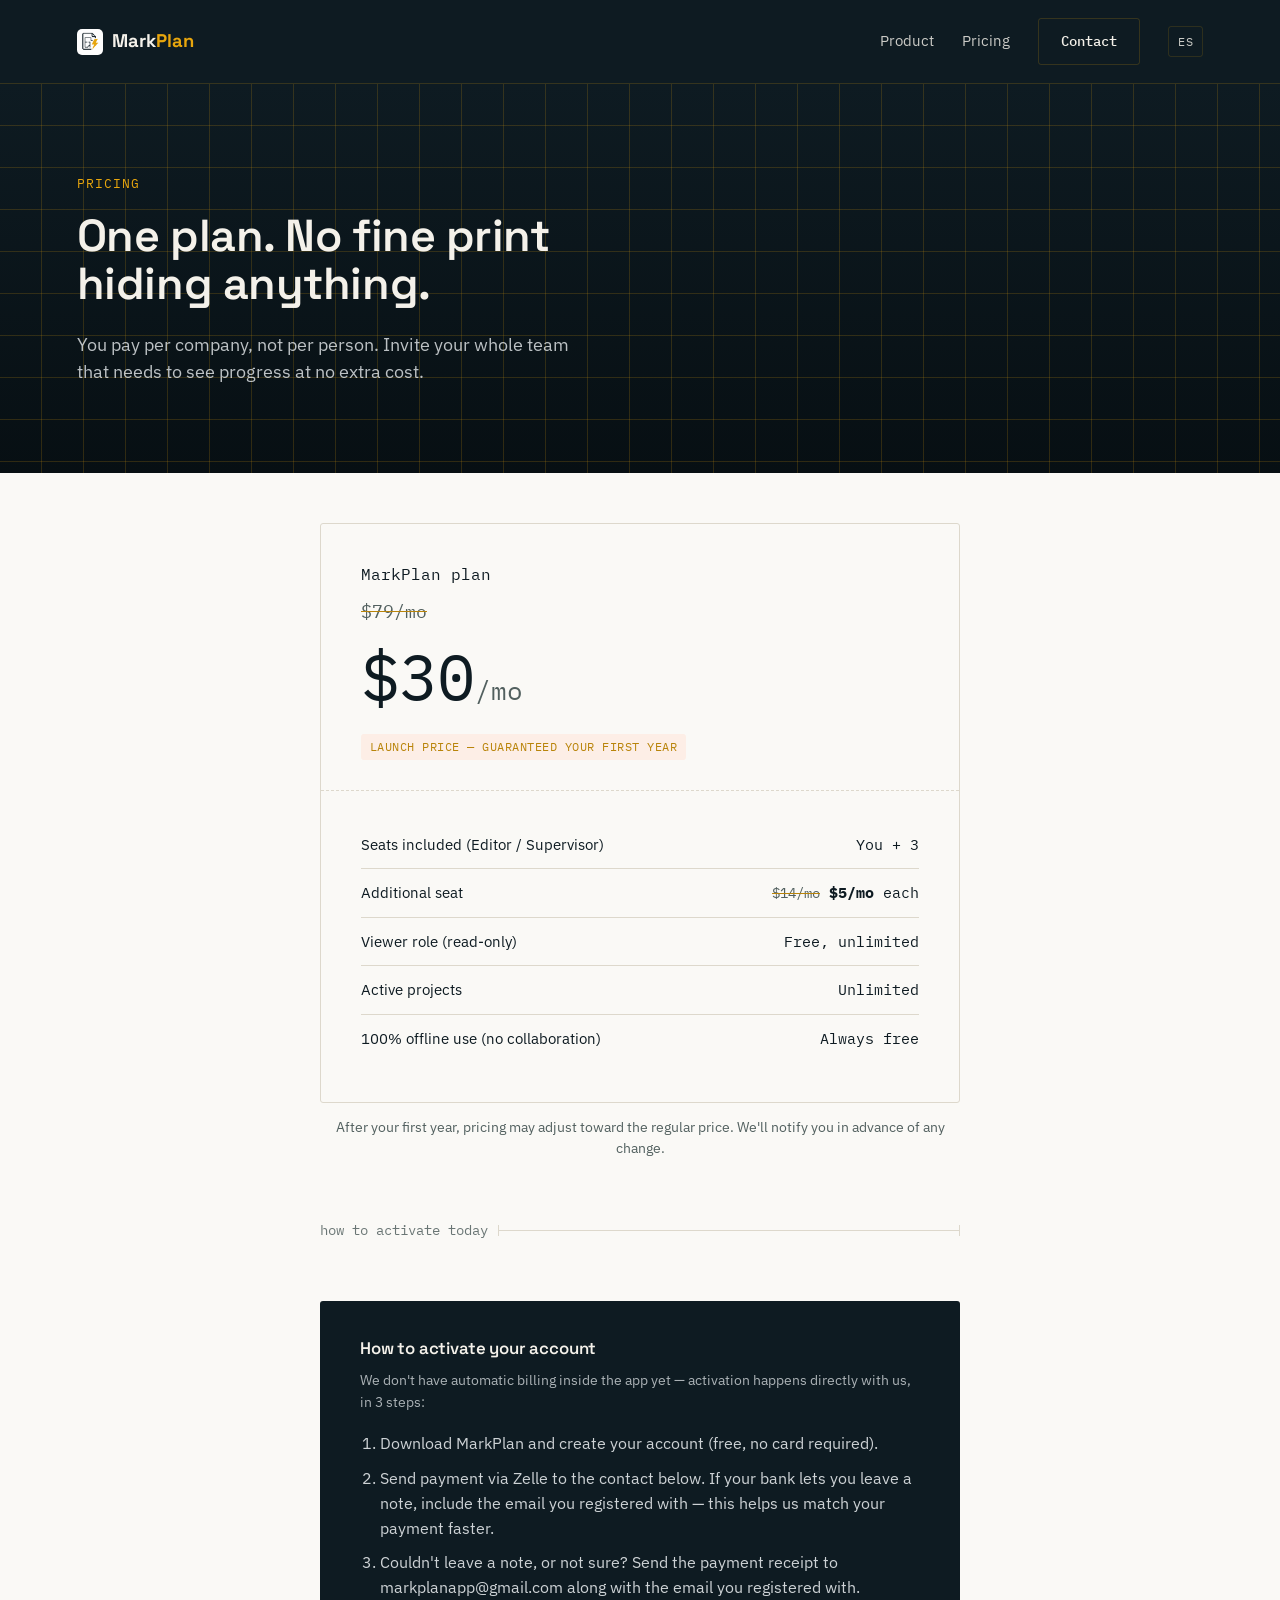
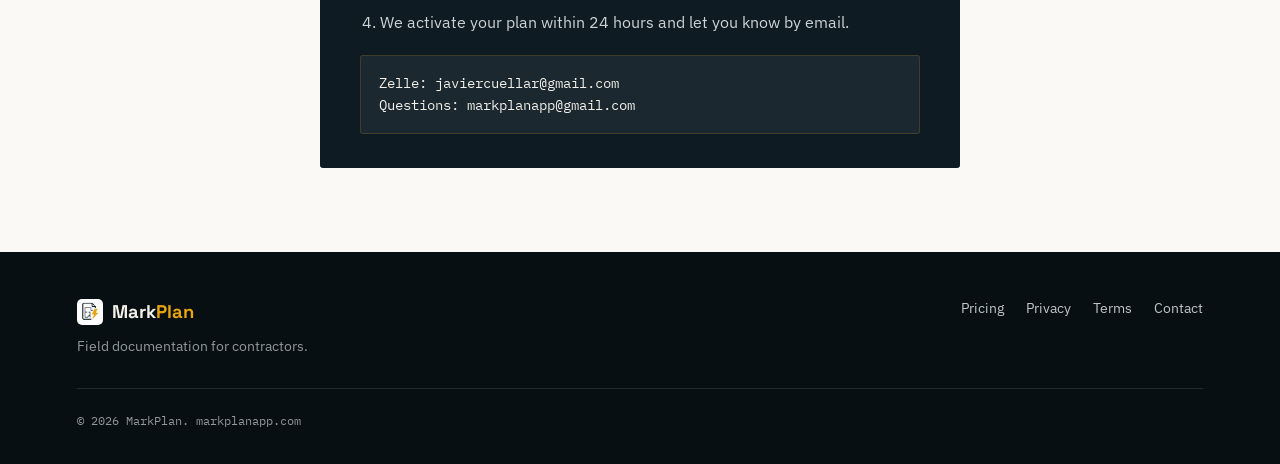
<file: pricing.html>
<!DOCTYPE html>
<html lang="en">
<head>
<meta charset="UTF-8">
<meta name="viewport" content="width=device-width, initial-scale=1.0">
<title>Pricing — MarkPlan</title>
<link rel="icon" type="image/png" href="img/icon.png">
<meta name="description" content="Launch price: $30/month (regular $79), you plus 3 collaborators, $5 per additional collaborator. The Viewer role is always free.">
<link rel="preconnect" href="https://fonts.googleapis.com">
<link href="https://fonts.googleapis.com/css2?family=Space+Grotesk:wght@500;600;700&family=IBM+Plex+Sans:wght@400;500;600&family=IBM+Plex+Mono:wght@400;500&display=swap" rel="stylesheet">
<link rel="stylesheet" href="style.css?v=2">
<script src="lang.js"></script>
</head>
<body>

<nav class="nav">
  <a href="home.html" class="wordmark"><img src="img/icon.png" alt="" class="nav-icon"><span class="wm-text">Mark<span class="tick">Plan</span></span></a>
  <div class="nav-links" id="navLinks">
    <a href="home.html#product">Product</a>
    <a href="pricing.html">Pricing</a>
    <a href="mailto:markplanapp@gmail.com" class="btn btn-ghost">Contact</a>
    <a href="#" class="lang-switch mono" onclick="localStorage.setItem('mp_lang','es'); window.location.href='precios.html'; return false;">ES</a>
  </div>
  <button class="menu-toggle" id="menuToggle" aria-label="Abrir menú" aria-expanded="false">
    <span></span><span></span><span></span>
  </button>
</nav>

<header class="hero pricing-hero">
  <div class="eyebrow">Pricing</div>
  <h1>One plan. No fine print hiding anything.</h1>
  <p class="lede">You pay per company, not per person. Invite your whole team that needs to see progress at no extra cost.</p>
</header>

<section class="section" style="padding-top: 0;">

  <div class="plan-card">
    <div class="plan-head">
      <div class="kicker mono">MarkPlan plan</div>
      <div class="price-regular" style="margin-top: 10px;">$79<span class="unit">/mo</span></div>
      <div class="price-figure" style="text-align: left; margin: 2px 0 0;">$30<span class="unit">/mo</span></div>
      <div class="price-launch-tag">Launch price — guaranteed your first year</div>
    </div>
    <div class="plan-body">
      <div class="plan-row">
        <span>Seats included (Editor / Supervisor)</span>
        <span class="val">You + 3</span>
      </div>
      <div class="plan-row">
        <span>Additional seat</span>
        <span class="val"><span class="price-regular" style="font-size: 0.85rem;">$14/mo</span> <strong>$5/mo</strong> each</span>
      </div>
      <div class="plan-row">
        <span>Viewer role (read-only)</span>
        <span class="val">Free, unlimited</span>
      </div>
      <div class="plan-row">
        <span>Active projects</span>
        <span class="val">Unlimited</span>
      </div>
      <div class="plan-row">
        <span>100% offline use (no collaboration)</span>
        <span class="val">Always free</span>
      </div>
    </div>
  </div>

  <p class="price-note" style="max-width: 640px; margin-left: auto; margin-right: auto; text-align: center;">After your first year, pricing may adjust toward the regular price. We'll notify you in advance of any change.</p>

  <div class="dim-line on-paper" style="max-width: 640px; margin: 60px auto 0;">
    <span class="label mono">how to activate today</span>
    <span class="rule"></span>
  </div>

  <div class="how-to-buy">
    <h3>How to activate your account</h3>
    <p style="color: rgba(238,242,245,0.7); font-size: 0.9rem; margin-top: -8px; margin-bottom: 18px;">We don't have automatic billing inside the app yet — activation happens directly with us, in 3 steps:</p>
    <ol>
      <li>Download MarkPlan and create your account (free, no card required).</li>
      <li>Send payment via Zelle to the contact below. If your bank lets you leave a note, include the email you registered with — this helps us match your payment faster.</li>
      <li>Couldn't leave a note, or not sure? Send the payment receipt to markplanapp@gmail.com along with the email you registered with.</li>
      <li>We activate your plan within 24 hours and let you know by email.</li>
    </ol>
    <div class="zelle-box">
      Zelle: javiercuellar@gmail.com<br>
      Questions: markplanapp@gmail.com
    </div>
  </div>

</section>

<footer>
  <div class="footer-grid">
    <div>
      <div class="wordmark" style="margin-bottom: 10px;"><img src="img/icon.png" alt="" class="nav-icon"><span class="wm-text">Mark<span class="tick">Plan</span></span></div>
      <div>Field documentation for contractors.</div>
    </div>
    <div class="footer-links">
      <a href="pricing.html">Pricing</a>
      <a href="privacy.html">Privacy</a>
      <a href="terms.html">Terms</a>
      <a href="mailto:markplanapp@gmail.com">Contact</a>
    </div>
  </div>
  <div class="footer-bottom">© <span id="year"></span> MarkPlan. markplanapp.com</div>
</footer>

<script>document.getElementById('year').textContent = new Date().getFullYear();</script>
<script src="nav-menu.js"></script>
<script src="motion.js"></script>
</body>
</html>
</file>
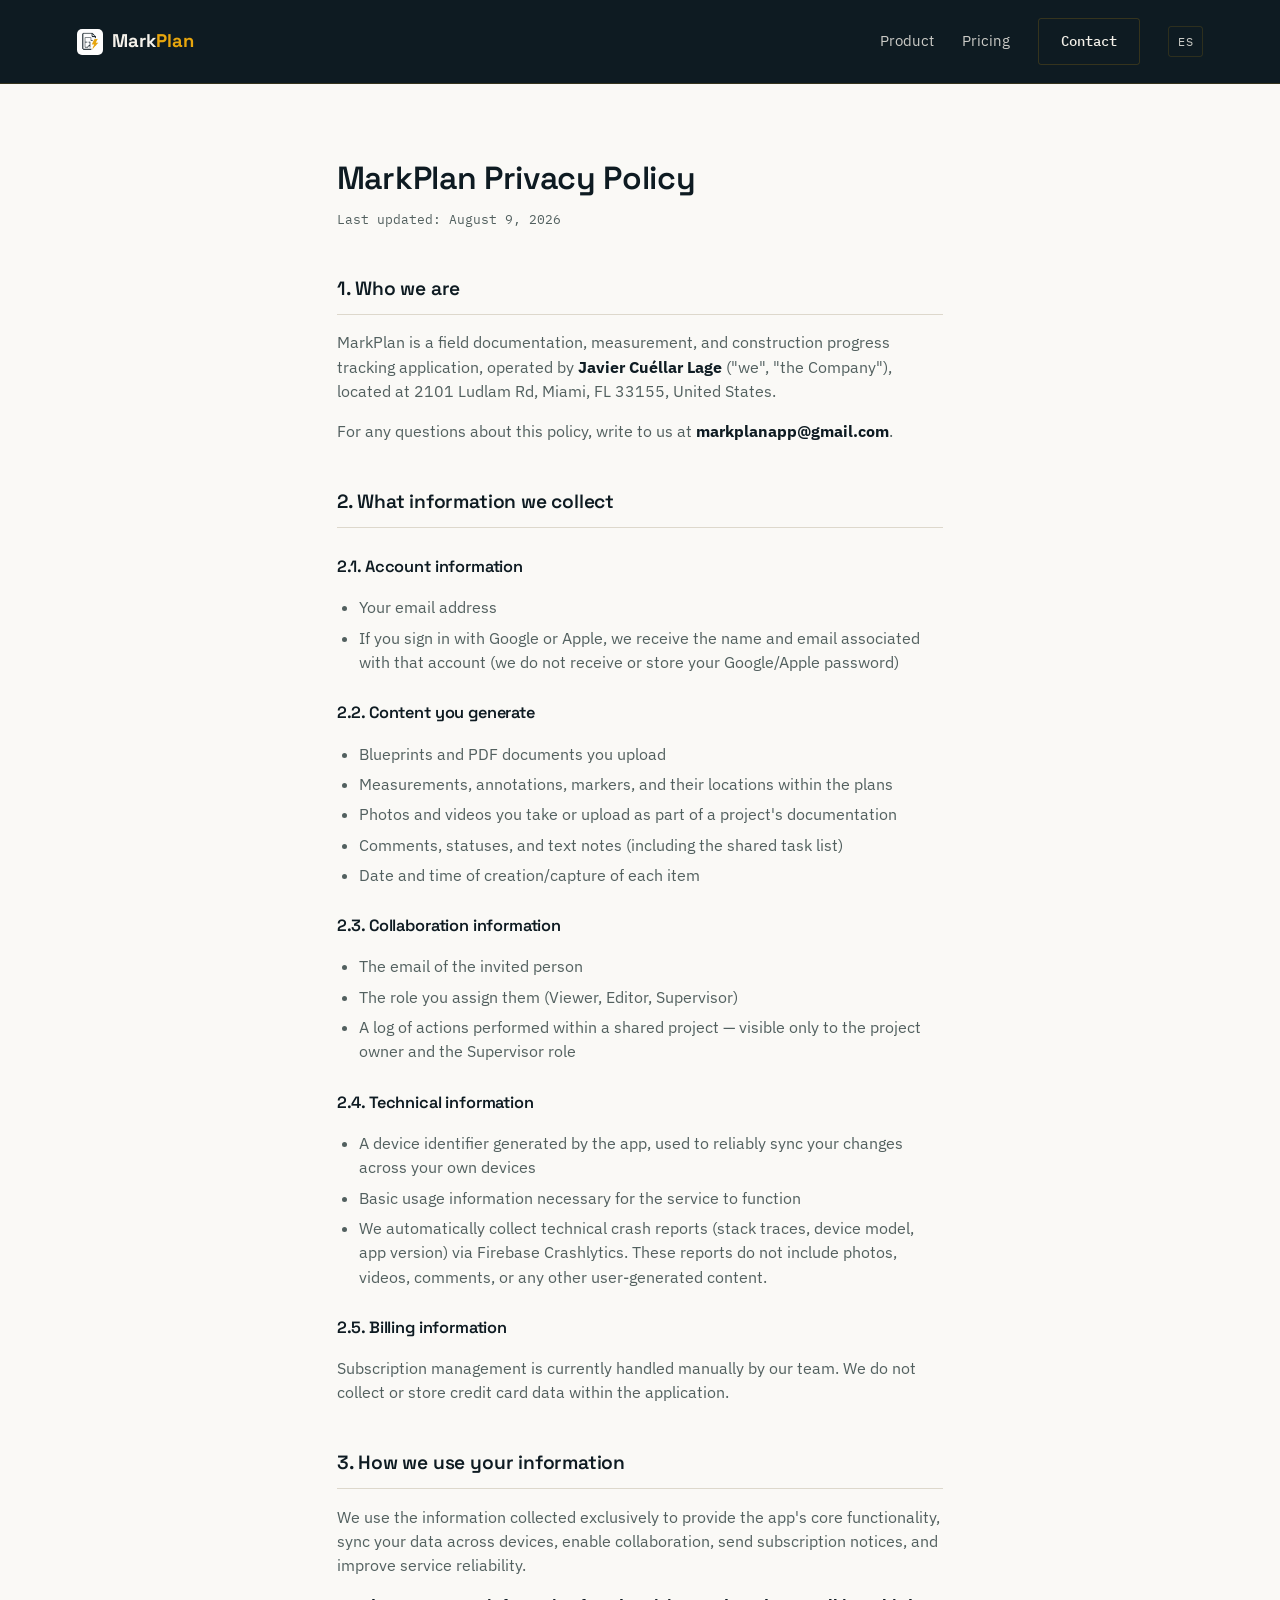
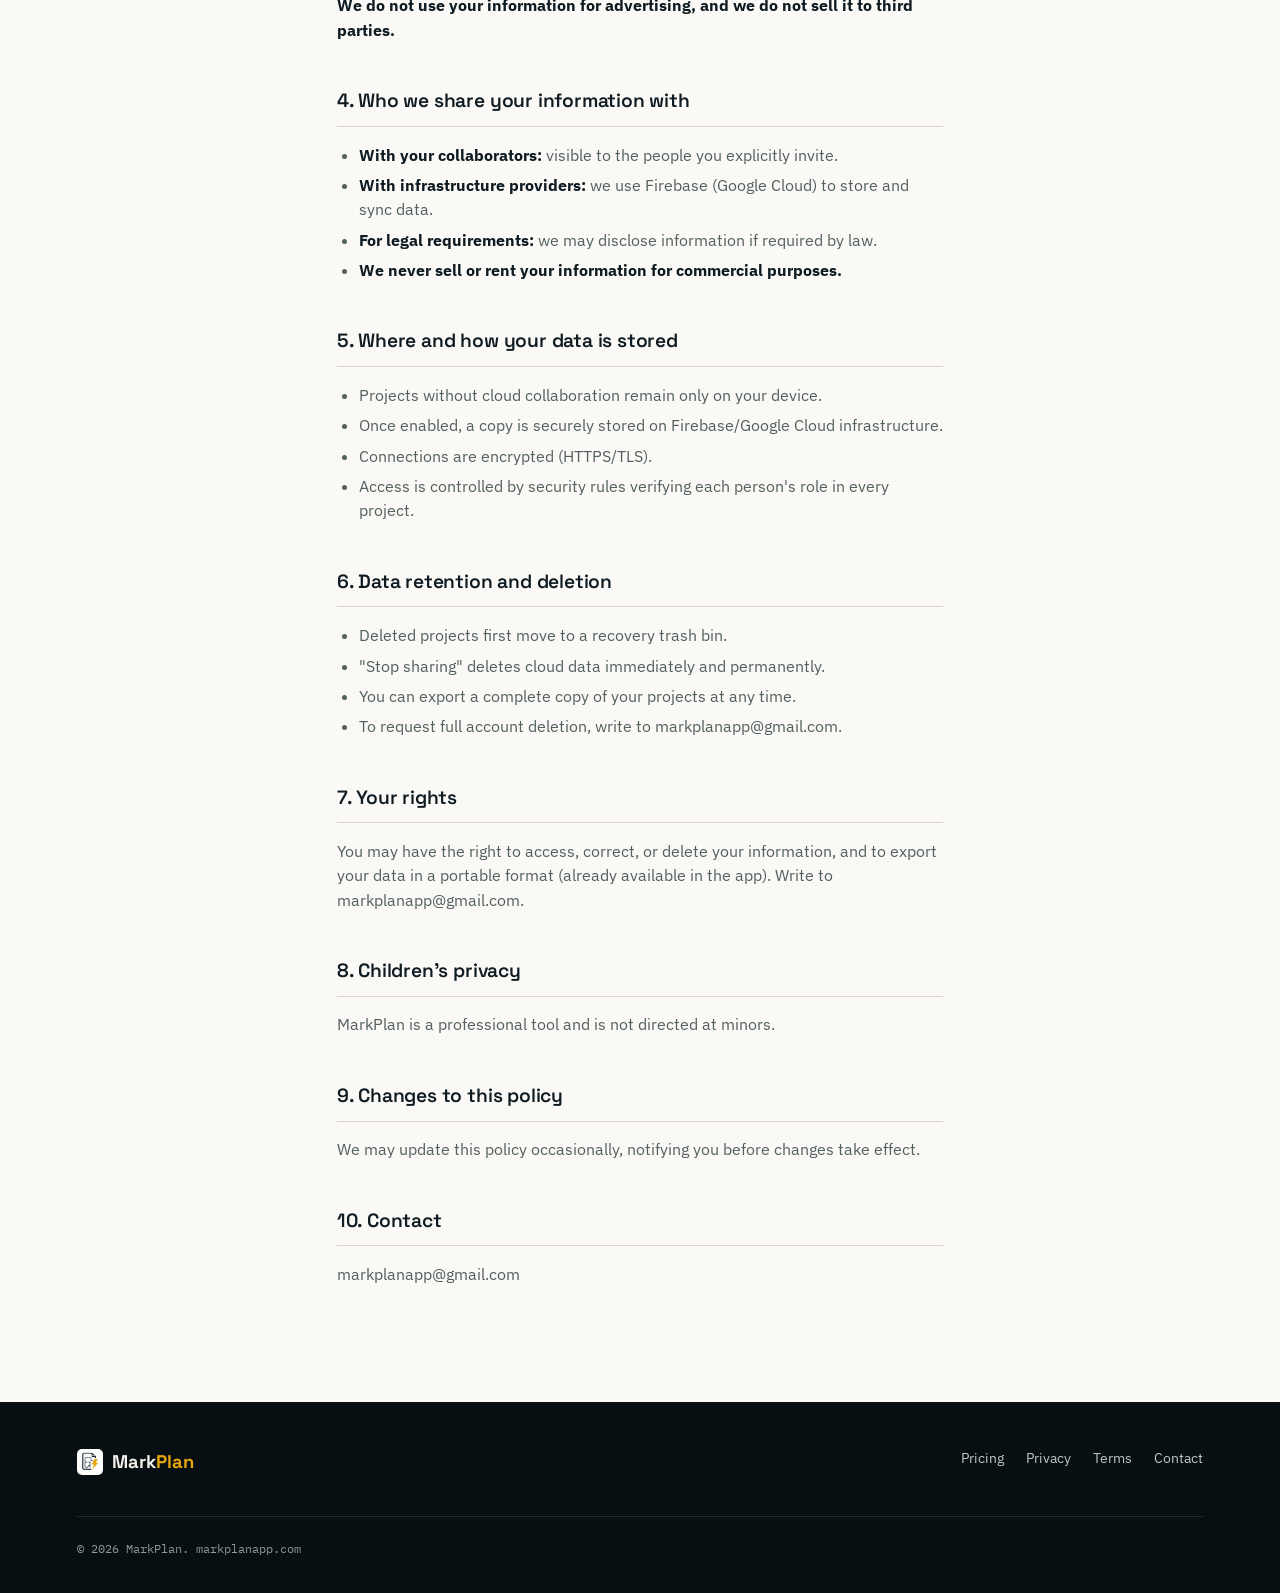
<file: privacidad.html>
<!DOCTYPE html>
<html lang="es">
<head>
<meta charset="UTF-8">
<meta name="viewport" content="width=device-width, initial-scale=1.0">
<title>Política de Privacidad — MarkPlan</title>
<link rel="icon" type="image/png" href="img/icon.png">
<link rel="preconnect" href="https://fonts.googleapis.com">
<link href="https://fonts.googleapis.com/css2?family=Space+Grotesk:wght@500;600;700&family=IBM+Plex+Sans:wght@400;500;600&family=IBM+Plex+Mono:wght@400;500&display=swap" rel="stylesheet">
<link rel="stylesheet" href="style.css?v=2">
<script src="lang.js"></script>
</head>
<body>

<nav class="nav">
  <a href="index.html" class="wordmark"><img src="img/icon.png" alt="" class="nav-icon"><span class="wm-text">Mark<span class="tick">Plan</span></span></a>
  <div class="nav-links" id="navLinks">
    <a href="index.html#producto">Producto</a>
    <a href="precios.html">Precios</a>
    <a href="mailto:markplanapp@gmail.com" class="btn btn-ghost">Contactar</a>
    <a href="#" class="lang-switch mono" onclick="localStorage.setItem('mp_lang','en'); window.location.href='privacy.html'; return false;">EN</a>
  </div>
  <button class="menu-toggle" id="menuToggle" aria-label="Abrir menú" aria-expanded="false">
    <span></span><span></span><span></span>
  </button>
</nav>

<div class="legal-shell">

  <h1>Política de Privacidad de MarkPlan</h1>
  <div class="updated">Última actualización: 9 de agosto de 2026</div>

  <h2>1. Quiénes somos</h2>
  <p>MarkPlan es una aplicación de documentación de campo, medición y seguimiento de avance de obra, operada por <strong>Javier Cuéllar Lage</strong> ("nosotros", "la Empresa"), con domicilio en 2101 Ludlam Rd, Miami, FL 33155, Estados Unidos.</p>
  <p>Para cualquier consulta sobre esta política, puedes escribirnos a <strong>markplanapp@gmail.com</strong>.</p>

  <h2>2. Qué información recopilamos</h2>

  <h3>2.1. Información de cuenta</h3>
  <ul>
    <li>Tu dirección de email</li>
    <li>Si iniciás sesión con Google o Apple, recibimos tu nombre y email asociados a esa cuenta (no recibimos ni almacenamos tu contraseña de Google/Apple)</li>
  </ul>

  <h3>2.2. Contenido que generas</h3>
  <ul>
    <li>Planos y documentos PDF que subís</li>
    <li>Mediciones, anotaciones, marcas y sus ubicaciones dentro de los planos</li>
    <li>Fotos y videos que tomás o subís como parte de la documentación de un proyecto</li>
    <li>Comentarios, estados y notas de texto (incluyendo la lista de tareas compartida)</li>
    <li>Fecha y hora de creación/captura de cada elemento</li>
  </ul>

  <h3>2.3. Información de colaboración</h3>
  <ul>
    <li>El email de la persona invitada</li>
    <li>El rol que le asignás (Visualizador, Editor, Supervisor)</li>
    <li>Un registro de las acciones realizadas dentro de un proyecto compartido — visible únicamente para el dueño del proyecto y el rol Supervisor</li>
  </ul>

  <h3>2.4. Información técnica</h3>
  <ul>
    <li>Un identificador de dispositivo generado por la aplicación, utilizado para sincronizar tus cambios de forma confiable entre tus propios dispositivos</li>
    <li>Información básica de uso necesaria para el funcionamiento del servicio</li>
    <li>Recopilamos automáticamente reportes técnicos de fallas (stack traces, modelo de dispositivo, versión de la app) mediante Firebase Crashlytics, para poder diagnosticar y corregir errores. Estos reportes no incluyen fotos, videos, comentarios ni ningún otro contenido creado por el usuario.</li>
  </ul>

  <h3>2.5. Información de facturación</h3>
  <p>Actualmente, la gestión de suscripciones se realiza de forma manual por nuestro equipo. No recopilamos ni almacenamos datos de tarjetas de crédito dentro de la aplicación.</p>

  <h2>3. Cómo usamos tu información</h2>
  <p>Usamos la información recopilada exclusivamente para proveer la funcionalidad principal de la app, sincronizar tus datos entre tus dispositivos, permitir la colaboración con las personas que invitas, enviarte avisos de tu suscripción, y mejorar la confiabilidad del servicio.</p>
  <p><strong>No usamos tu información para publicidad, y no la vendemos a terceros.</strong></p>

  <h2>4. Con quién compartimos tu información</h2>
  <ul>
    <li><strong>Con tus colaboradores:</strong> el contenido de un proyecto compartido es visible para las personas que, como dueño del proyecto, invitas explícitamente.</li>
    <li><strong>Con proveedores de infraestructura:</strong> utilizamos Firebase (Google Cloud) para almacenar y sincronizar los datos.</li>
    <li><strong>Por requerimiento legal:</strong> podríamos divulgar información si es requerido por ley.</li>
    <li><strong>Nunca vendemos ni alquilamos tu información a terceros con fines comerciales.</strong></li>
  </ul>

  <h2>5. Dónde y cómo se almacenan tus datos</h2>
  <ul>
    <li>Los proyectos sin colaboración en la nube habilitada permanecen únicamente en tu dispositivo.</li>
    <li>Al habilitar la colaboración, una copia se almacena de forma segura en Firebase/Google Cloud.</li>
    <li>Las conexiones están cifradas (HTTPS/TLS).</li>
    <li>El acceso está controlado por reglas de seguridad que verifican el rol de cada persona en cada proyecto.</li>
  </ul>

  <h2>6. Retención y eliminación de datos</h2>
  <ul>
    <li>Al eliminar un proyecto, pasa primero a una papelera de recuperación.</li>
    <li>Al "dejar de compartir" un proyecto, los datos en la nube se eliminan de inmediato y de forma definitiva.</li>
    <li>Puedes exportar una copia completa de tus proyectos en cualquier momento.</li>
    <li>Para solicitar la eliminación completa de tu cuenta, escríbenos a markplanapp@gmail.com.</li>
  </ul>

  <h2>7. Tus derechos</h2>
  <p>Puedes tener derecho a acceder, corregir o eliminar tu información, y a exportar tus datos en formato portable (ya disponible en la app). Escríbenos a markplanapp@gmail.com.</p>

  <h2>8. Menores de edad</h2>
  <p>MarkPlan es una herramienta profesional. No está dirigida a menores de edad.</p>

  <h2>9. Cambios a esta política</h2>
  <p>Podemos actualizar esta política ocasionalmente, notificándote antes de que los cambios entren en vigencia.</p>

  <h2>10. Contacto</h2>
  <p>markplanapp@gmail.com</p>
</div>

<footer>
  <div class="footer-grid">
    <div>
      <div class="wordmark" style="margin-bottom: 10px;"><img src="img/icon.png" alt="" class="nav-icon"><span class="wm-text">Mark<span class="tick">Plan</span></span></div>
    </div>
    <div class="footer-links">
      <a href="precios.html">Precios</a>
      <a href="privacidad.html">Privacidad</a>
      <a href="terminos.html">Términos</a>
      <a href="mailto:markplanapp@gmail.com">Contacto</a>
    </div>
  </div>
  <div class="footer-bottom">© <span id="year"></span> MarkPlan. markplanapp.com</div>
</footer>
<script>document.getElementById('year').textContent = new Date().getFullYear();</script>
<script src="nav-menu.js"></script>
<script src="motion.js"></script>
</body>
</html>
</file>
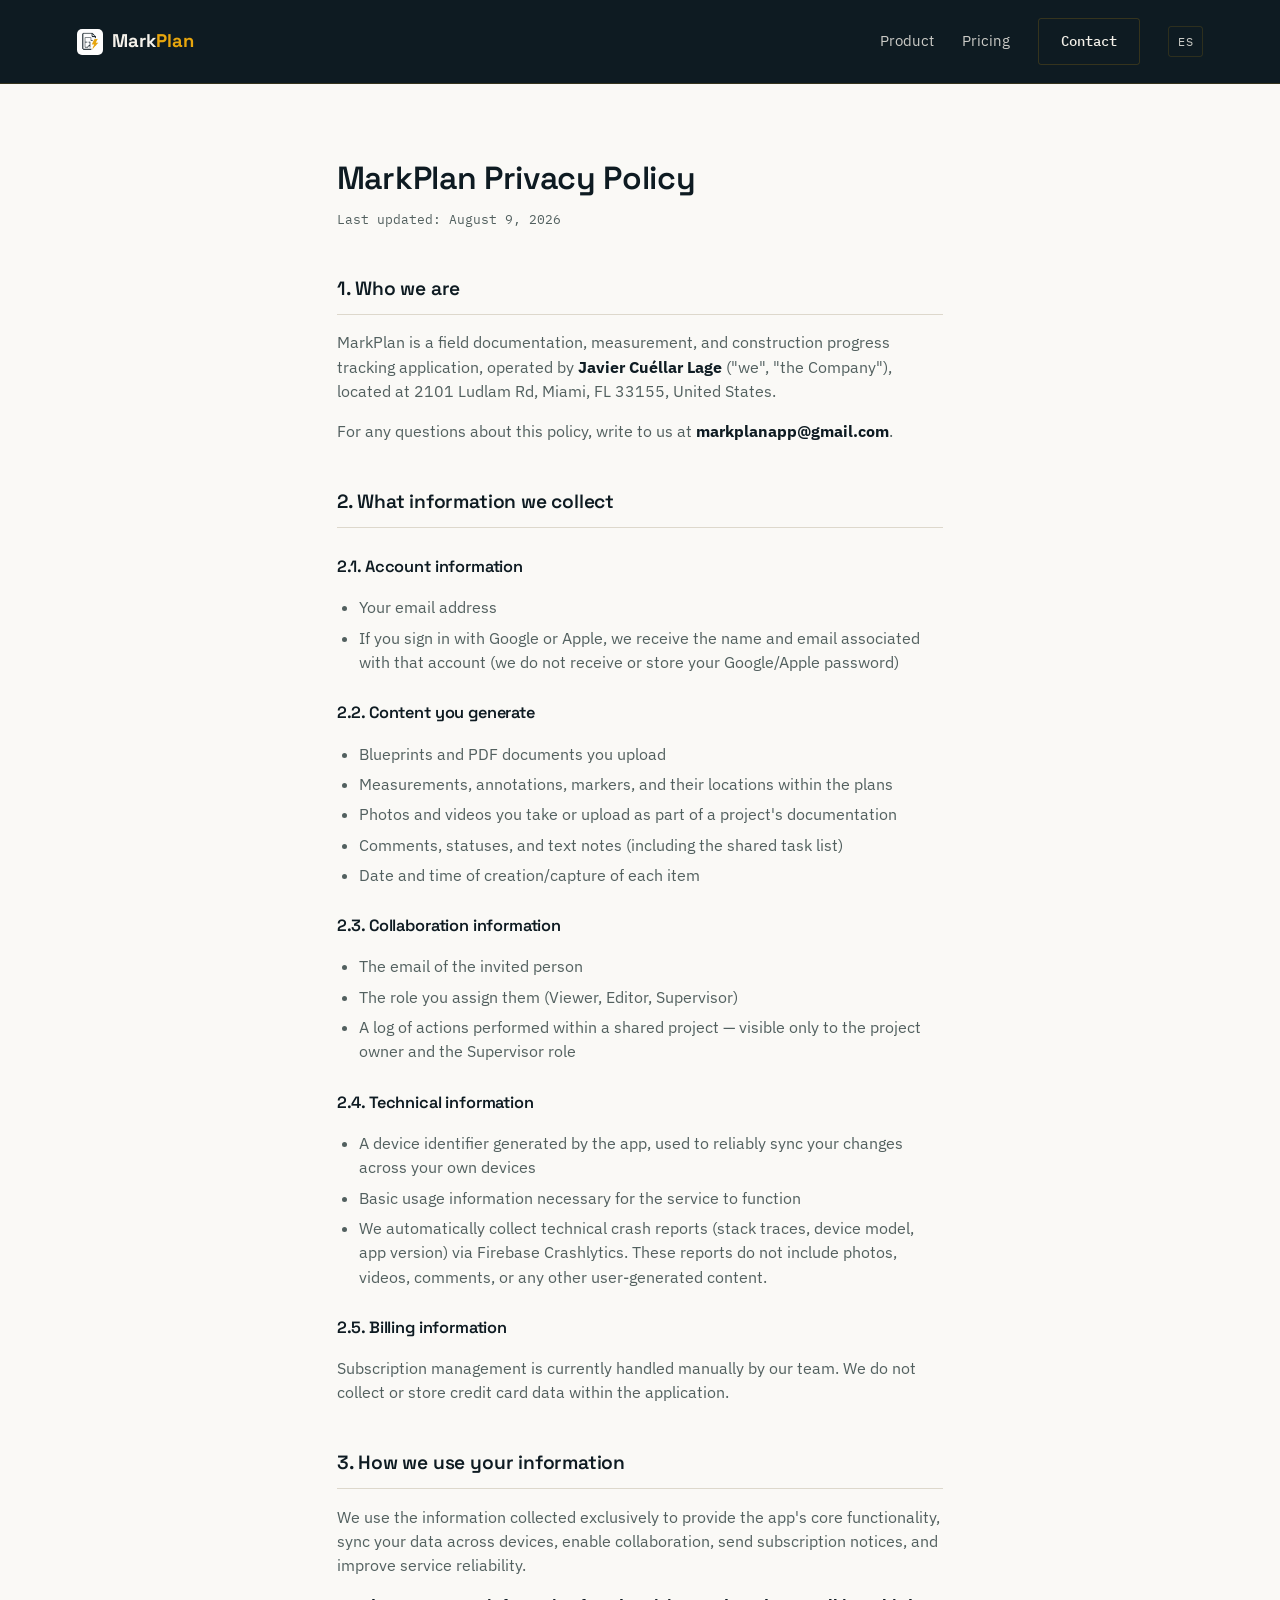
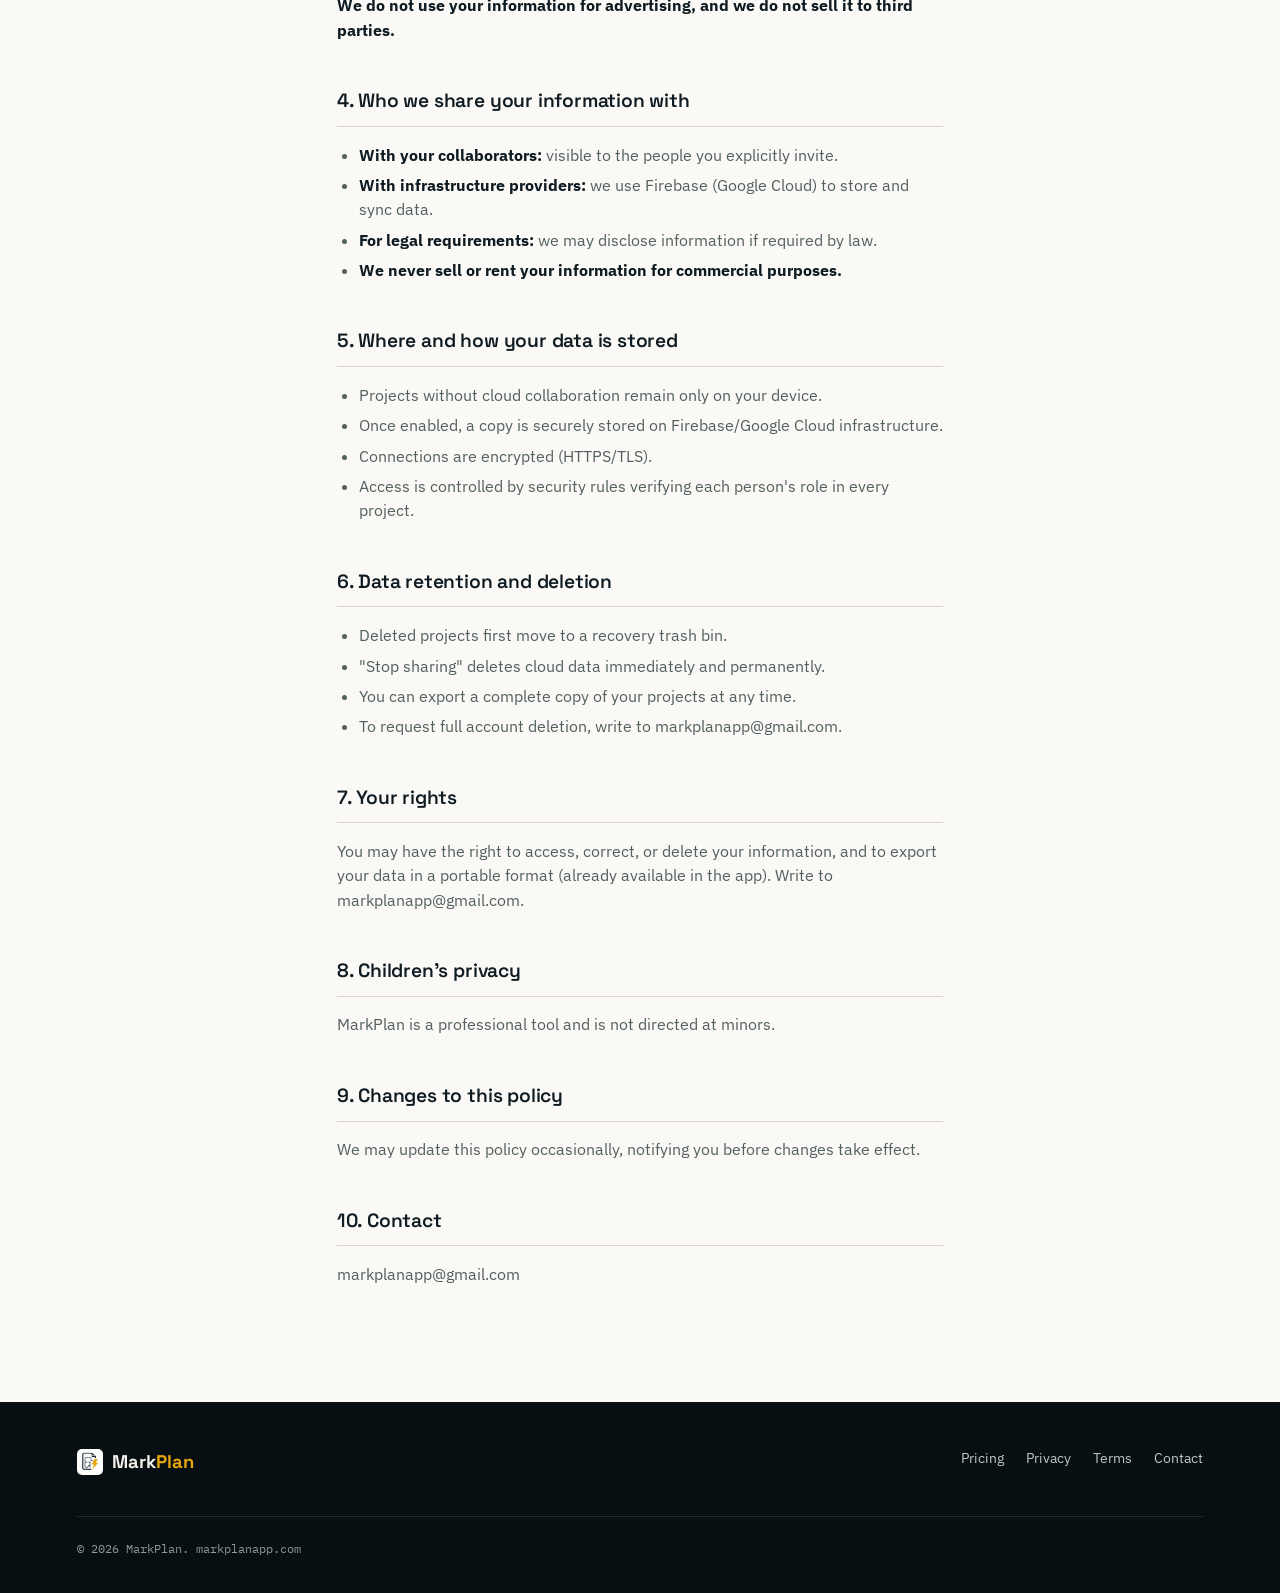
<file: privacy.html>
<!DOCTYPE html>
<html lang="en">
<head>
<meta charset="UTF-8">
<meta name="viewport" content="width=device-width, initial-scale=1.0">
<title>Privacy Policy — MarkPlan</title>
<link rel="icon" type="image/png" href="img/icon.png">
<link rel="preconnect" href="https://fonts.googleapis.com">
<link href="https://fonts.googleapis.com/css2?family=Space+Grotesk:wght@500;600;700&family=IBM+Plex+Sans:wght@400;500;600&family=IBM+Plex+Mono:wght@400;500&display=swap" rel="stylesheet">
<link rel="stylesheet" href="style.css?v=2">
<script src="lang.js"></script>
</head>
<body>

<nav class="nav">
  <a href="home.html" class="wordmark"><img src="img/icon.png" alt="" class="nav-icon"><span class="wm-text">Mark<span class="tick">Plan</span></span></a>
  <div class="nav-links" id="navLinks">
    <a href="home.html#product">Product</a>
    <a href="pricing.html">Pricing</a>
    <a href="mailto:markplanapp@gmail.com" class="btn btn-ghost">Contact</a>
    <a href="#" class="lang-switch mono" onclick="localStorage.setItem('mp_lang','es'); window.location.href='privacidad.html'; return false;">ES</a>
  </div>
  <button class="menu-toggle" id="menuToggle" aria-label="Abrir menú" aria-expanded="false">
    <span></span><span></span><span></span>
  </button>
</nav>

<div class="legal-shell">

  <h1>MarkPlan Privacy Policy</h1>
  <div class="updated">Last updated: August 9, 2026</div>

  <h2>1. Who we are</h2>
  <p>MarkPlan is a field documentation, measurement, and construction progress tracking application, operated by <strong>Javier Cuéllar Lage</strong> ("we", "the Company"), located at 2101 Ludlam Rd, Miami, FL 33155, United States.</p>
  <p>For any questions about this policy, write to us at <strong>markplanapp@gmail.com</strong>.</p>

  <h2>2. What information we collect</h2>

  <h3>2.1. Account information</h3>
  <ul>
    <li>Your email address</li>
    <li>If you sign in with Google or Apple, we receive the name and email associated with that account (we do not receive or store your Google/Apple password)</li>
  </ul>

  <h3>2.2. Content you generate</h3>
  <ul>
    <li>Blueprints and PDF documents you upload</li>
    <li>Measurements, annotations, markers, and their locations within the plans</li>
    <li>Photos and videos you take or upload as part of a project's documentation</li>
    <li>Comments, statuses, and text notes (including the shared task list)</li>
    <li>Date and time of creation/capture of each item</li>
  </ul>

  <h3>2.3. Collaboration information</h3>
  <ul>
    <li>The email of the invited person</li>
    <li>The role you assign them (Viewer, Editor, Supervisor)</li>
    <li>A log of actions performed within a shared project — visible only to the project owner and the Supervisor role</li>
  </ul>

  <h3>2.4. Technical information</h3>
  <ul>
    <li>A device identifier generated by the app, used to reliably sync your changes across your own devices</li>
    <li>Basic usage information necessary for the service to function</li>
    <li>We automatically collect technical crash reports (stack traces, device model, app version) via Firebase Crashlytics. These reports do not include photos, videos, comments, or any other user-generated content.</li>
  </ul>

  <h3>2.5. Billing information</h3>
  <p>Subscription management is currently handled manually by our team. We do not collect or store credit card data within the application.</p>

  <h2>3. How we use your information</h2>
  <p>We use the information collected exclusively to provide the app's core functionality, sync your data across devices, enable collaboration, send subscription notices, and improve service reliability.</p>
  <p><strong>We do not use your information for advertising, and we do not sell it to third parties.</strong></p>

  <h2>4. Who we share your information with</h2>
  <ul>
    <li><strong>With your collaborators:</strong> visible to the people you explicitly invite.</li>
    <li><strong>With infrastructure providers:</strong> we use Firebase (Google Cloud) to store and sync data.</li>
    <li><strong>For legal requirements:</strong> we may disclose information if required by law.</li>
    <li><strong>We never sell or rent your information for commercial purposes.</strong></li>
  </ul>

  <h2>5. Where and how your data is stored</h2>
  <ul>
    <li>Projects without cloud collaboration remain only on your device.</li>
    <li>Once enabled, a copy is securely stored on Firebase/Google Cloud infrastructure.</li>
    <li>Connections are encrypted (HTTPS/TLS).</li>
    <li>Access is controlled by security rules verifying each person's role in every project.</li>
  </ul>

  <h2>6. Data retention and deletion</h2>
  <ul>
    <li>Deleted projects first move to a recovery trash bin.</li>
    <li>"Stop sharing" deletes cloud data immediately and permanently.</li>
    <li>You can export a complete copy of your projects at any time.</li>
    <li>To request full account deletion, write to markplanapp@gmail.com.</li>
  </ul>

  <h2>7. Your rights</h2>
  <p>You may have the right to access, correct, or delete your information, and to export your data in a portable format (already available in the app). Write to markplanapp@gmail.com.</p>

  <h2>8. Children's privacy</h2>
  <p>MarkPlan is a professional tool and is not directed at minors.</p>

  <h2>9. Changes to this policy</h2>
  <p>We may update this policy occasionally, notifying you before changes take effect.</p>

  <h2>10. Contact</h2>
  <p>markplanapp@gmail.com</p>
</div>

<footer>
  <div class="footer-grid">
    <div>
      <div class="wordmark" style="margin-bottom: 10px;"><img src="img/icon.png" alt="" class="nav-icon"><span class="wm-text">Mark<span class="tick">Plan</span></span></div>
    </div>
    <div class="footer-links">
      <a href="pricing.html">Pricing</a>
      <a href="privacy.html">Privacy</a>
      <a href="terms.html">Terms</a>
      <a href="mailto:markplanapp@gmail.com">Contact</a>
    </div>
  </div>
  <div class="footer-bottom">© <span id="year"></span> MarkPlan. markplanapp.com</div>
</footer>
<script>document.getElementById('year').textContent = new Date().getFullYear();</script>
<script src="nav-menu.js"></script>
<script src="motion.js"></script>
</body>
</html>
</file>
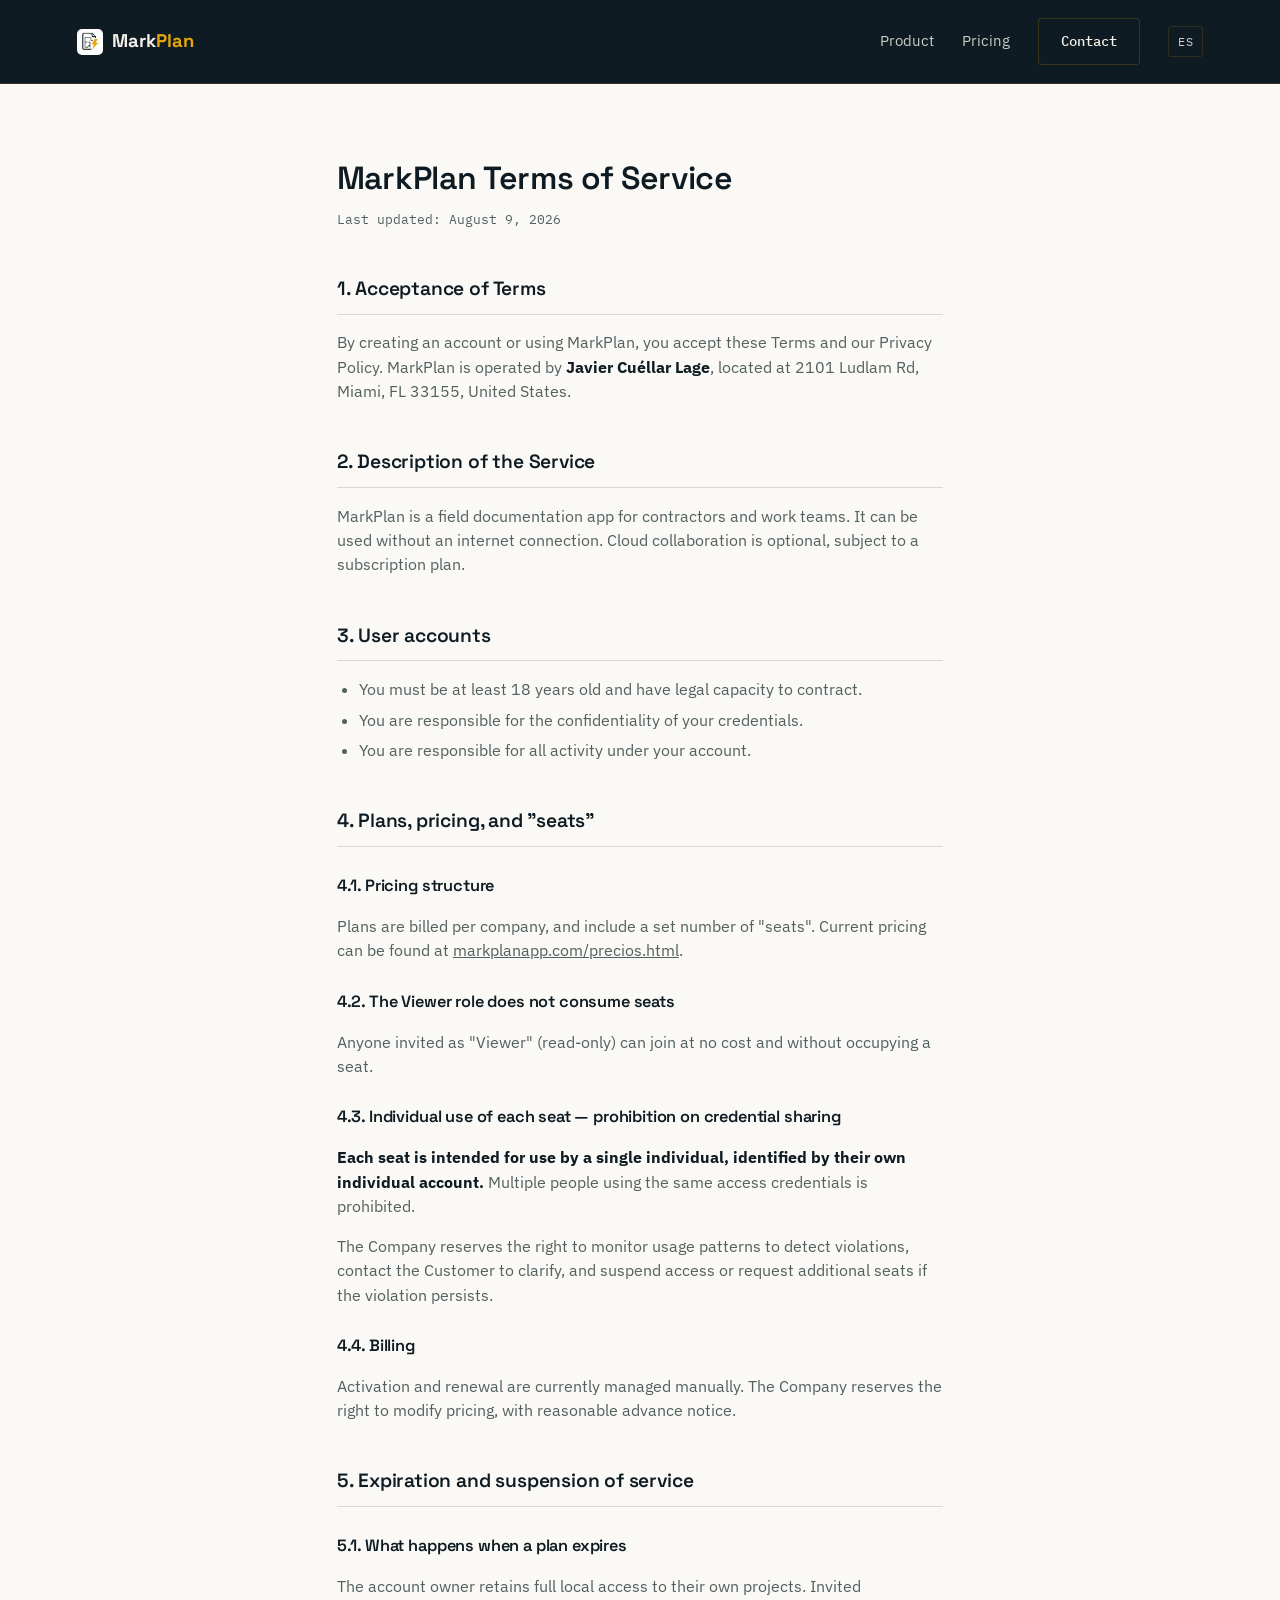
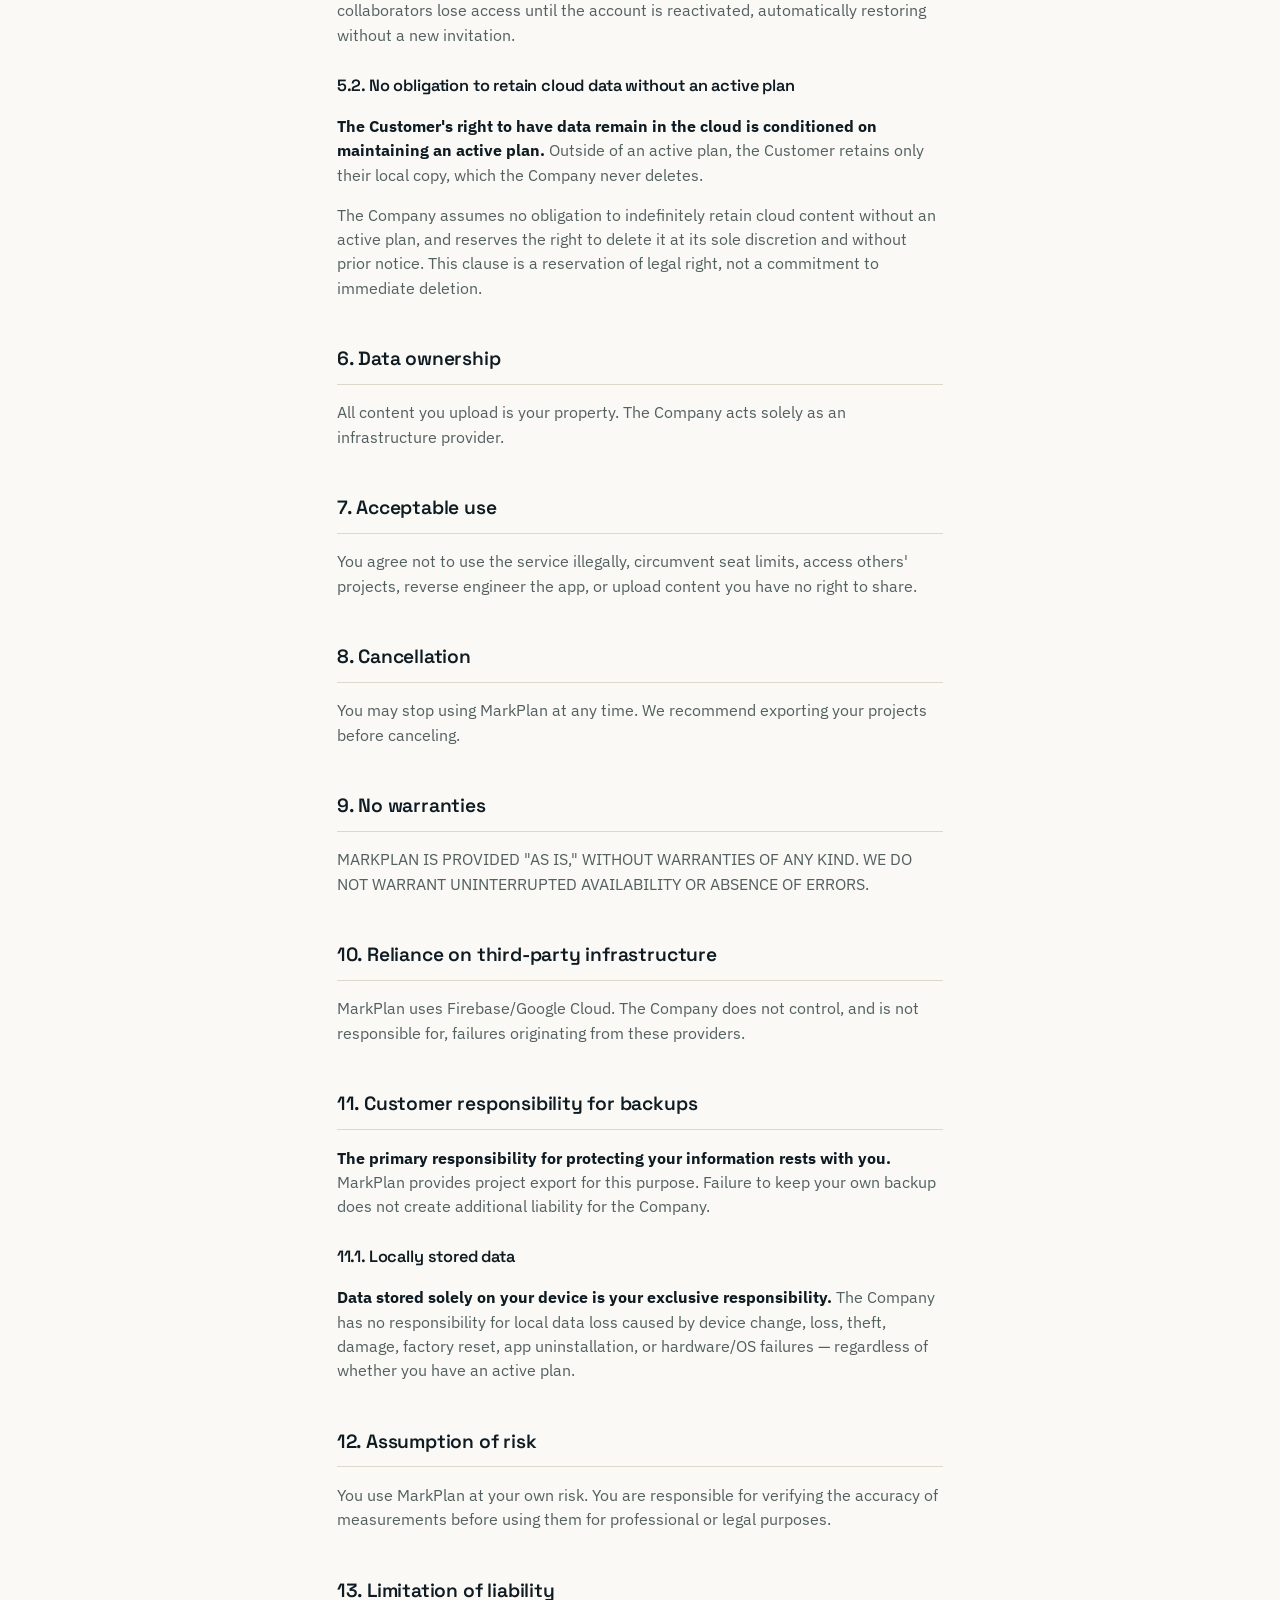
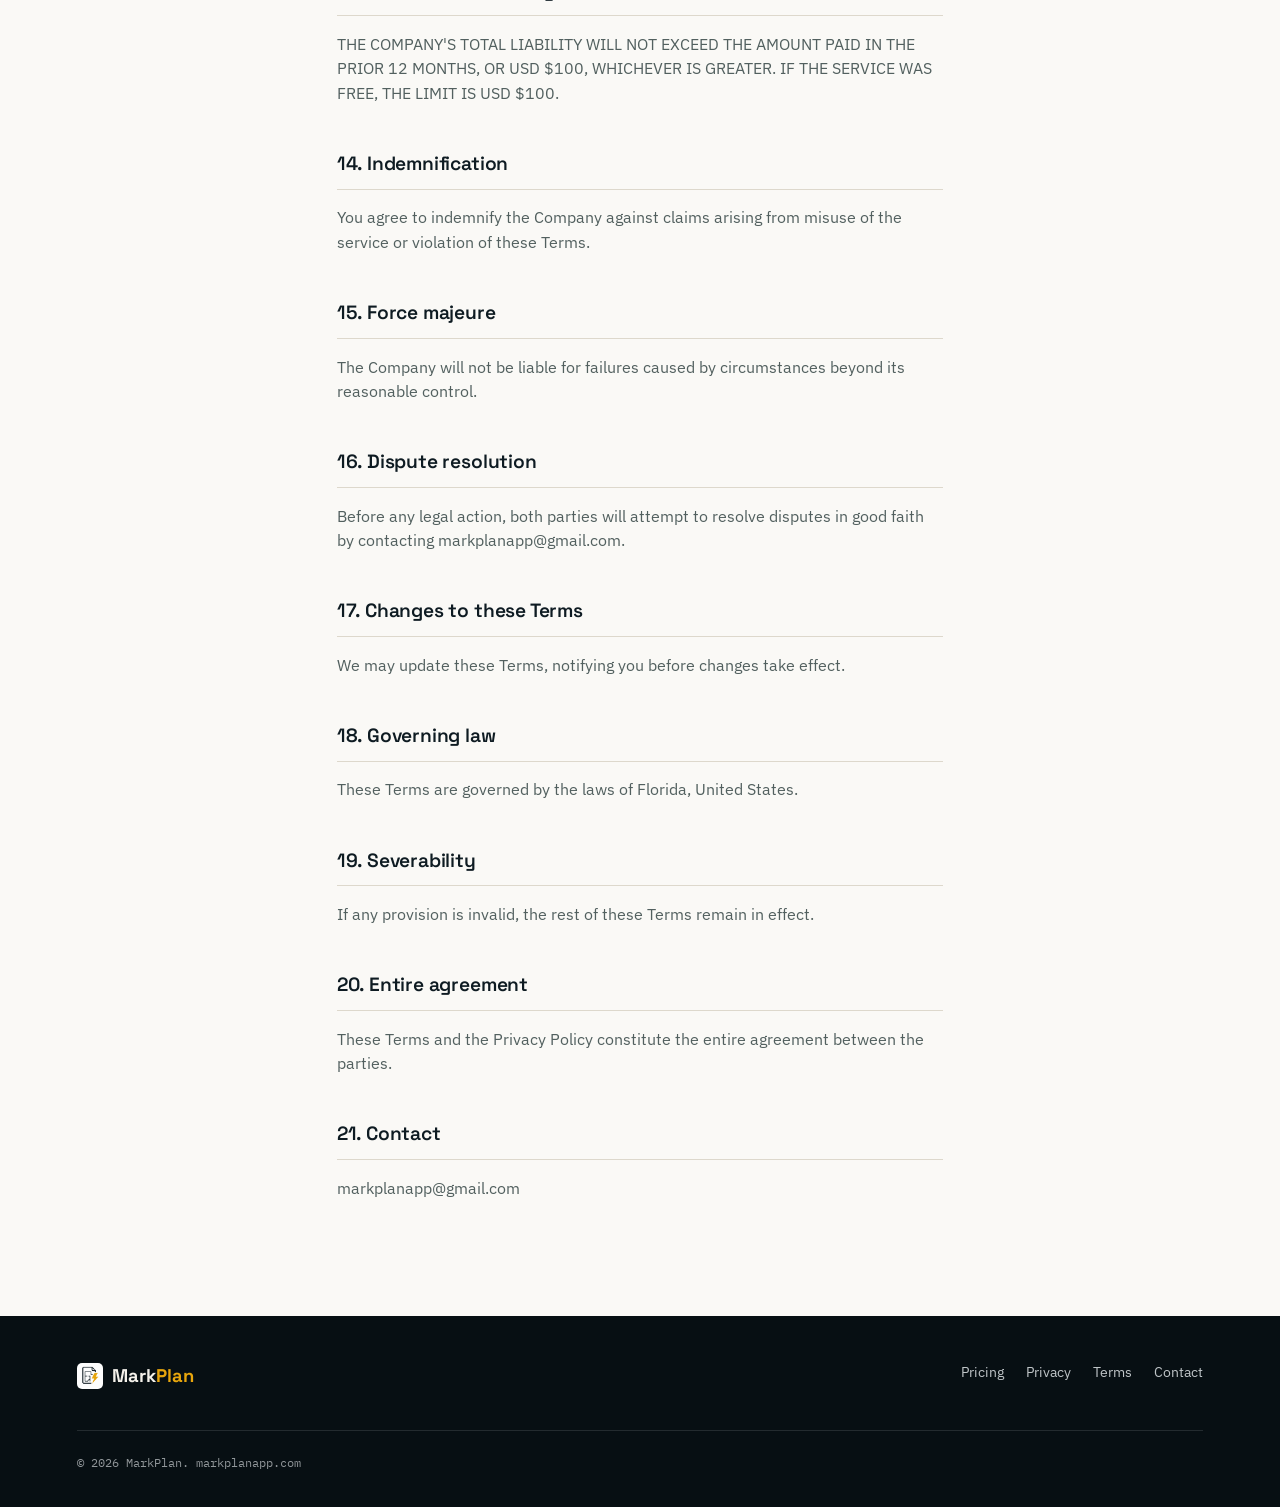
<file: terminos.html>
<!DOCTYPE html>
<html lang="es">
<head>
<meta charset="UTF-8">
<meta name="viewport" content="width=device-width, initial-scale=1.0">
<title>Términos de Servicio — MarkPlan</title>
<link rel="icon" type="image/png" href="img/icon.png">
<link rel="preconnect" href="https://fonts.googleapis.com">
<link href="https://fonts.googleapis.com/css2?family=Space+Grotesk:wght@500;600;700&family=IBM+Plex+Sans:wght@400;500;600&family=IBM+Plex+Mono:wght@400;500&display=swap" rel="stylesheet">
<link rel="stylesheet" href="style.css?v=2">
<script src="lang.js"></script>
</head>
<body>

<nav class="nav">
  <a href="index.html" class="wordmark"><img src="img/icon.png" alt="" class="nav-icon"><span class="wm-text">Mark<span class="tick">Plan</span></span></a>
  <div class="nav-links" id="navLinks">
    <a href="index.html#producto">Producto</a>
    <a href="precios.html">Precios</a>
    <a href="mailto:markplanapp@gmail.com" class="btn btn-ghost">Contactar</a>
    <a href="#" class="lang-switch mono" onclick="localStorage.setItem('mp_lang','en'); window.location.href='terms.html'; return false;">EN</a>
  </div>
  <button class="menu-toggle" id="menuToggle" aria-label="Abrir menú" aria-expanded="false">
    <span></span><span></span><span></span>
  </button>
</nav>

<div class="legal-shell">

  <h1>Términos de Servicio de MarkPlan</h1>
  <div class="updated">Última actualización: 9 de agosto de 2026</div>

  <h2>1. Aceptación de los Términos</h2>
  <p>Al crear una cuenta o usar MarkPlan, aceptás estos Términos y nuestra Política de Privacidad. MarkPlan es operado por <strong>Javier Cuéllar Lage</strong>, con domicilio en 2101 Ludlam Rd, Miami, FL 33155, Estados Unidos.</p>

  <h2>2. Descripción del Servicio</h2>
  <p>MarkPlan es una aplicación de documentación de campo para contratistas y equipos de trabajo. Puede usarse sin conexión a internet. La colaboración en la nube es opcional, sujeta a un plan de suscripción.</p>

  <h2>3. Cuentas de usuario</h2>
  <ul>
    <li>Debés tener al menos 18 años y capacidad legal para contratar.</li>
    <li>Sos responsable de la confidencialidad de tus credenciales.</li>
    <li>Sos responsable de toda actividad bajo tu cuenta.</li>
  </ul>

  <h2>4. Planes, precios y "asientos"</h2>

  <h3>4.1. Estructura de precios</h3>
  <p>Los planes se cobran por empresa, e incluyen una cantidad determinada de "asientos". El precio vigente puede consultarse en <a href="precios.html">markplanapp.com/precios.html</a>.</p>

  <h3>4.2. El rol Visualizador no consume asientos</h3>
  <p>Cualquier persona invitada como "Visualizador" (solo lectura) puede sumarse sin costo y sin ocupar un asiento.</p>

  <h3>4.3. Uso individual de cada asiento — prohibición de compartir credenciales</h3>
  <p><strong>Cada asiento está destinado al uso de una única persona física, identificada por su propia cuenta individual.</strong> Está prohibido que múltiples personas utilicen las mismas credenciales de acceso.</p>
  <p>La Empresa se reserva el derecho de monitorear patrones de uso para detectar posibles incumplimientos, contactar al Cliente para aclarar la situación, y de suspender el acceso o solicitar asientos adicionales si el incumplimiento persiste.</p>

  <h3>4.4. Facturación</h3>
  <p>La activación y renovación se gestiona actualmente de forma manual. La Empresa se reserva el derecho de modificar los precios, notificando con razonable anticipación.</p>

  <h2>5. Vencimiento y suspensión del servicio</h2>

  <h3>5.1. Qué pasa al vencer un plan</h3>
  <p>El dueño de la cuenta conserva acceso completo a sus propios proyectos localmente. Los colaboradores invitados pierden el acceso hasta que la cuenta se reactive, restableciéndose automáticamente sin necesidad de una nueva invitación.</p>

  <h3>5.2. Ausencia de obligación de retener datos en la nube sin un plan activo</h3>
  <p><strong>El derecho del Cliente a que sus datos permanezcan en la nube está condicionado a mantener un plan activo.</strong> Fuera de un plan activo, el Cliente conserva únicamente su copia local, la cual nunca es eliminada por la Empresa.</p>
  <p>La Empresa no asume obligación de conservar indefinidamente contenido en la nube sin un plan activo, y se reserva el derecho de eliminarlo a su sola discreción y sin aviso previo. Esta cláusula es una reserva de derecho legal, no un compromiso de eliminación inmediata.</p>

  <h2>6. Propiedad de los datos</h2>
  <p>Todo el contenido que subís es de tu propiedad. La Empresa actúa únicamente como proveedor de infraestructura.</p>

  <h2>7. Uso aceptable</h2>
  <p>Te comprometés a no usar el servicio ilegalmente, eludir límites de asientos, acceder a proyectos ajenos, hacer ingeniería inversa, ni subir contenido sin derecho a compartirlo.</p>

  <h2>8. Cancelación</h2>
  <p>Puedes dejar de usar MarkPlan en cualquier momento. Te recomendamos exportar tus proyectos antes de cancelar.</p>

  <h2>9. Ausencia de garantías</h2>
  <p>MARKPLAN SE PROVEE "TAL CUAL ESTÁ", SIN GARANTÍAS DE NINGÚN TIPO. NO GARANTIZAMOS DISPONIBILIDAD ININTERRUMPIDA NI AUSENCIA DE ERRORES.</p>

  <h2>10. Dependencia de infraestructura de terceros</h2>
  <p>MarkPlan utiliza Firebase/Google Cloud. La Empresa no controla ni es responsable por fallas originadas en estos proveedores.</p>

  <h2>11. Responsabilidad del Cliente por sus copias de seguridad</h2>
  <p><strong>La responsabilidad principal de proteger tu información recae sobre ti.</strong> MarkPlan ofrece exportación de proyectos para este fin. La falta de copia propia no genera responsabilidad adicional para la Empresa.</p>

  <h3>11.1. Datos almacenados localmente</h3>
  <p><strong>Los datos guardados únicamente en tu dispositivo son tu responsabilidad exclusiva.</strong> La Empresa no tiene responsabilidad por pérdida de datos locales causada por cambio, pérdida, robo, rotura o restablecimiento de fábrica del dispositivo, desinstalación de la app, o fallas de hardware/sistema operativo — independientemente de si tienes un plan activo.</p>

  <h2>12. Asunción de riesgo</h2>
  <p>Usás MarkPlan bajo tu propio riesgo. Sos responsable de verificar la exactitud de las mediciones antes de usarlas con fines profesionales o legales.</p>

  <h2>13. Limitación de responsabilidad</h2>
  <p>LA RESPONSABILIDAD TOTAL DE LA EMPRESA NO EXCEDERÁ EL MONTO PAGADO EN LOS 12 MESES ANTERIORES, O USD $100, LO QUE SEA MAYOR. SI EL SERVICIO FUE GRATUITO, EL LÍMITE ES USD $100.</p>

  <h2>14. Indemnización</h2>
  <p>Aceptás indemnizar a la Empresa frente a reclamos derivados del uso indebido del servicio o violación de estos Términos.</p>

  <h2>15. Fuerza mayor</h2>
  <p>La Empresa no será responsable por incumplimientos causados por circunstancias fuera de su control razonable.</p>

  <h2>16. Resolución de conflictos</h2>
  <p>Antes de cualquier acción legal, ambas partes intentarán resolver la disputa de buena fe, contactando a markplanapp@gmail.com.</p>

  <h2>17. Modificaciones a estos Términos</h2>
  <p>Podemos actualizarlos, notificándote antes de que entren en vigencia.</p>

  <h2>18. Ley aplicable</h2>
  <p>Estos Términos se rigen por las leyes de Florida, Estados Unidos.</p>

  <h2>19. Divisibilidad</h2>
  <p>Si una disposición es inválida, el resto de los Términos permanece en vigencia.</p>

  <h2>20. Acuerdo completo</h2>
  <p>Estos Términos y la Política de Privacidad constituyen el acuerdo completo entre las partes.</p>

  <h2>21. Contacto</h2>
  <p>markplanapp@gmail.com</p>
</div>

<footer>
  <div class="footer-grid">
    <div>
      <div class="wordmark" style="margin-bottom: 10px;"><img src="img/icon.png" alt="" class="nav-icon"><span class="wm-text">Mark<span class="tick">Plan</span></span></div>
    </div>
    <div class="footer-links">
      <a href="precios.html">Precios</a>
      <a href="privacidad.html">Privacidad</a>
      <a href="terminos.html">Términos</a>
      <a href="mailto:markplanapp@gmail.com">Contacto</a>
    </div>
  </div>
  <div class="footer-bottom">© <span id="year"></span> MarkPlan. markplanapp.com</div>
</footer>
<script>document.getElementById('year').textContent = new Date().getFullYear();</script>
<script src="nav-menu.js"></script>
<script src="motion.js"></script>
</body>
</html>
</file>
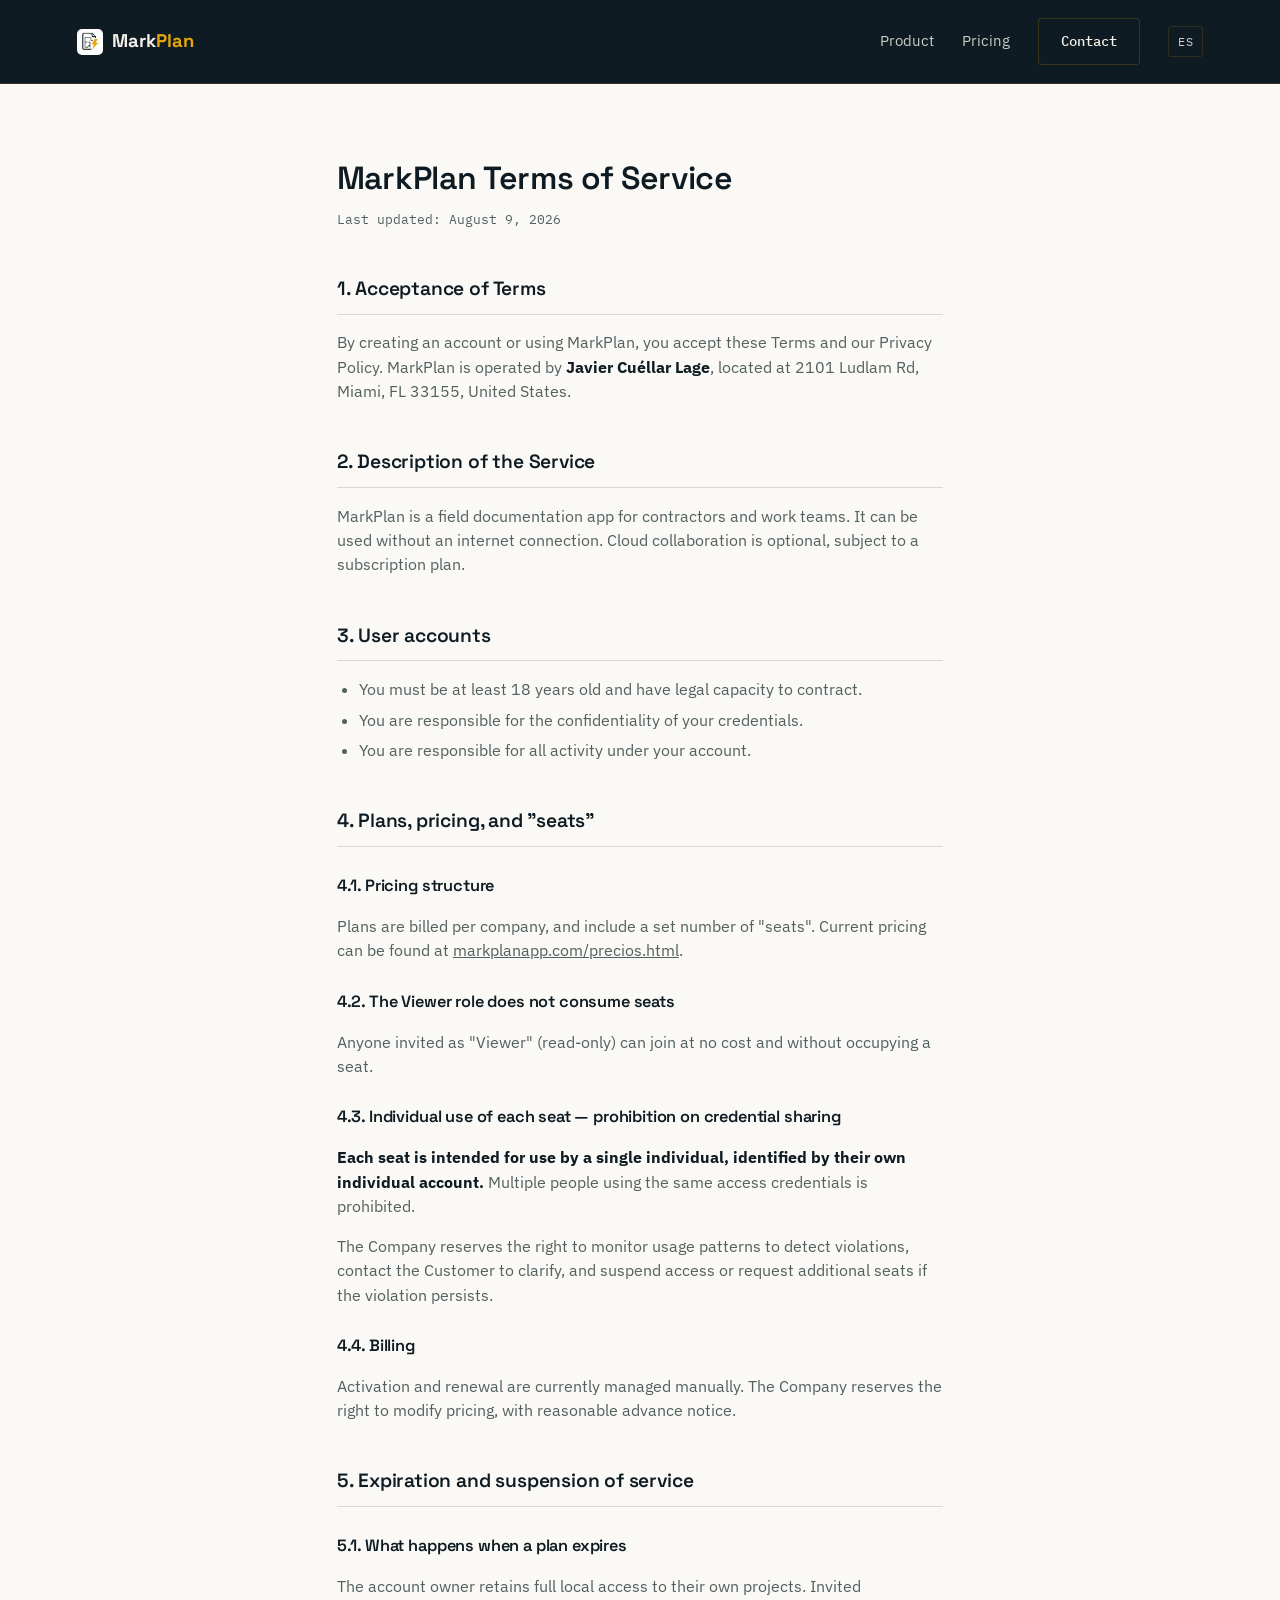
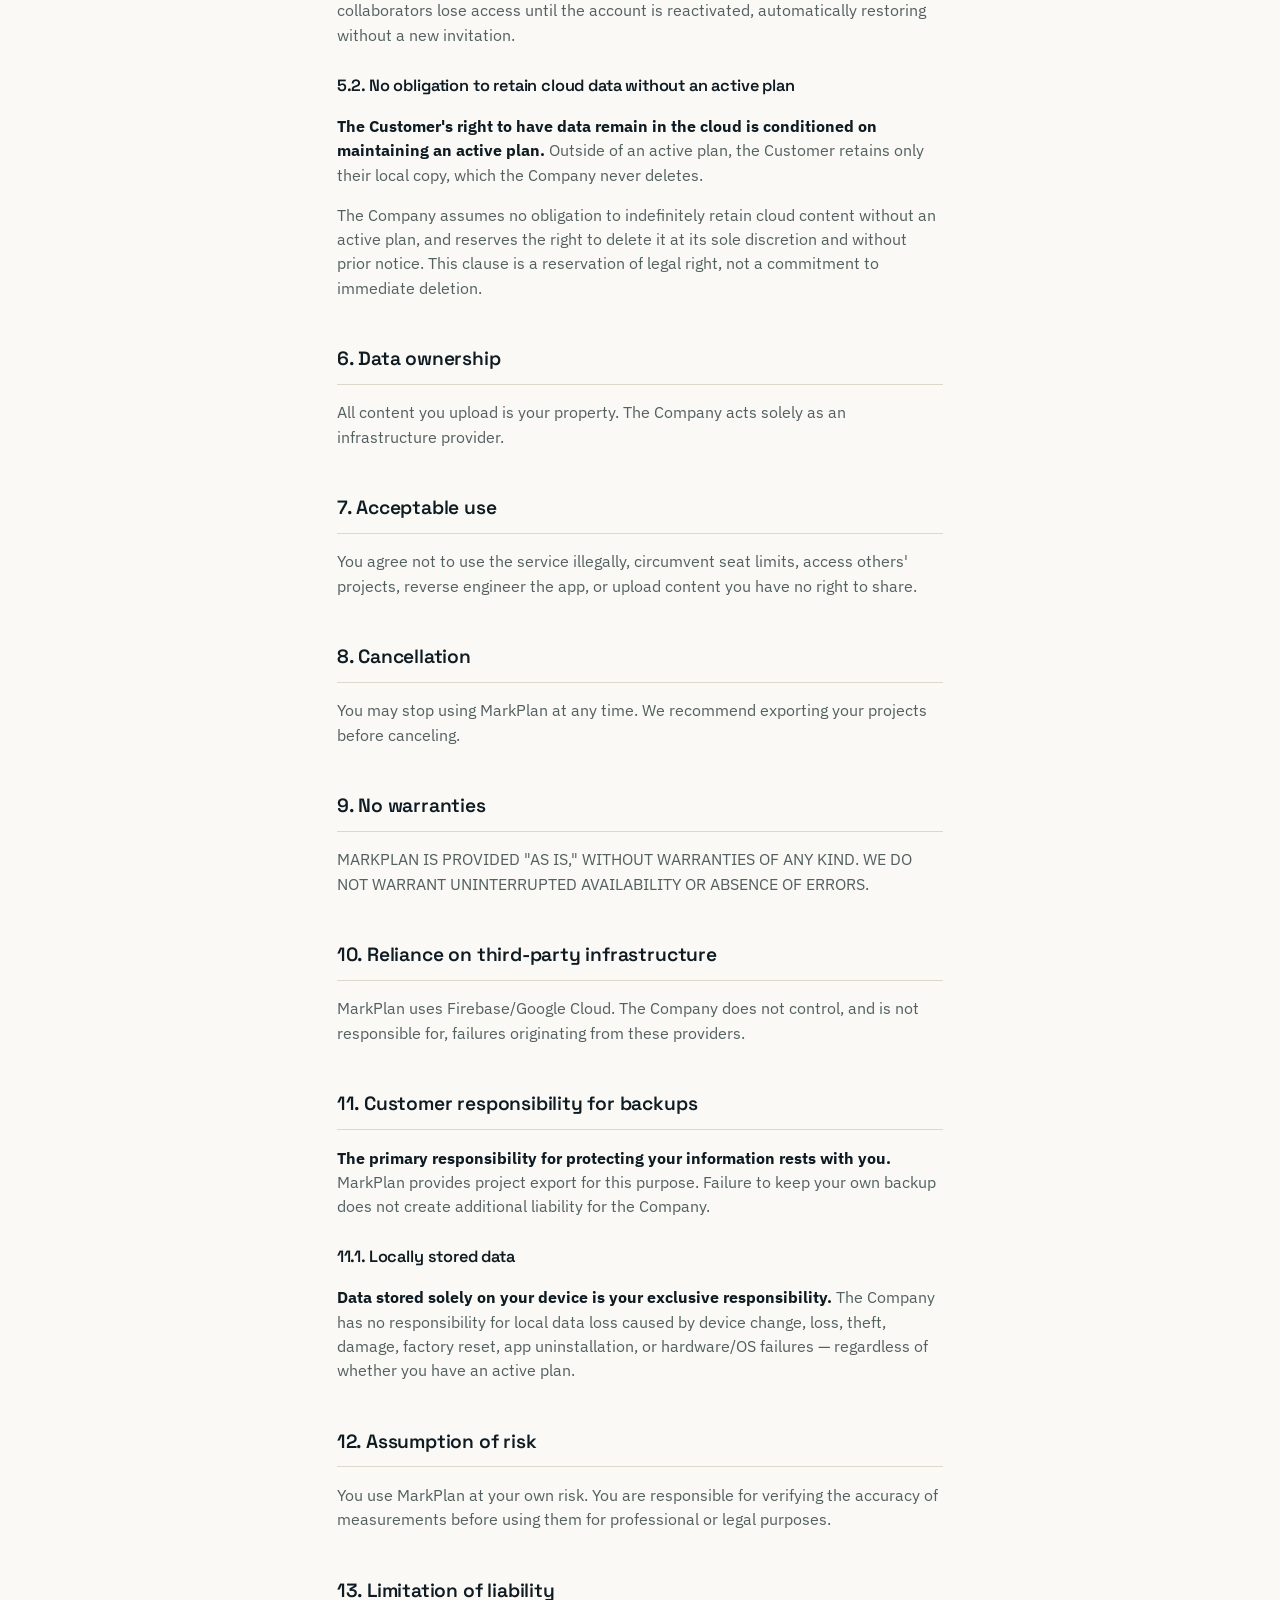
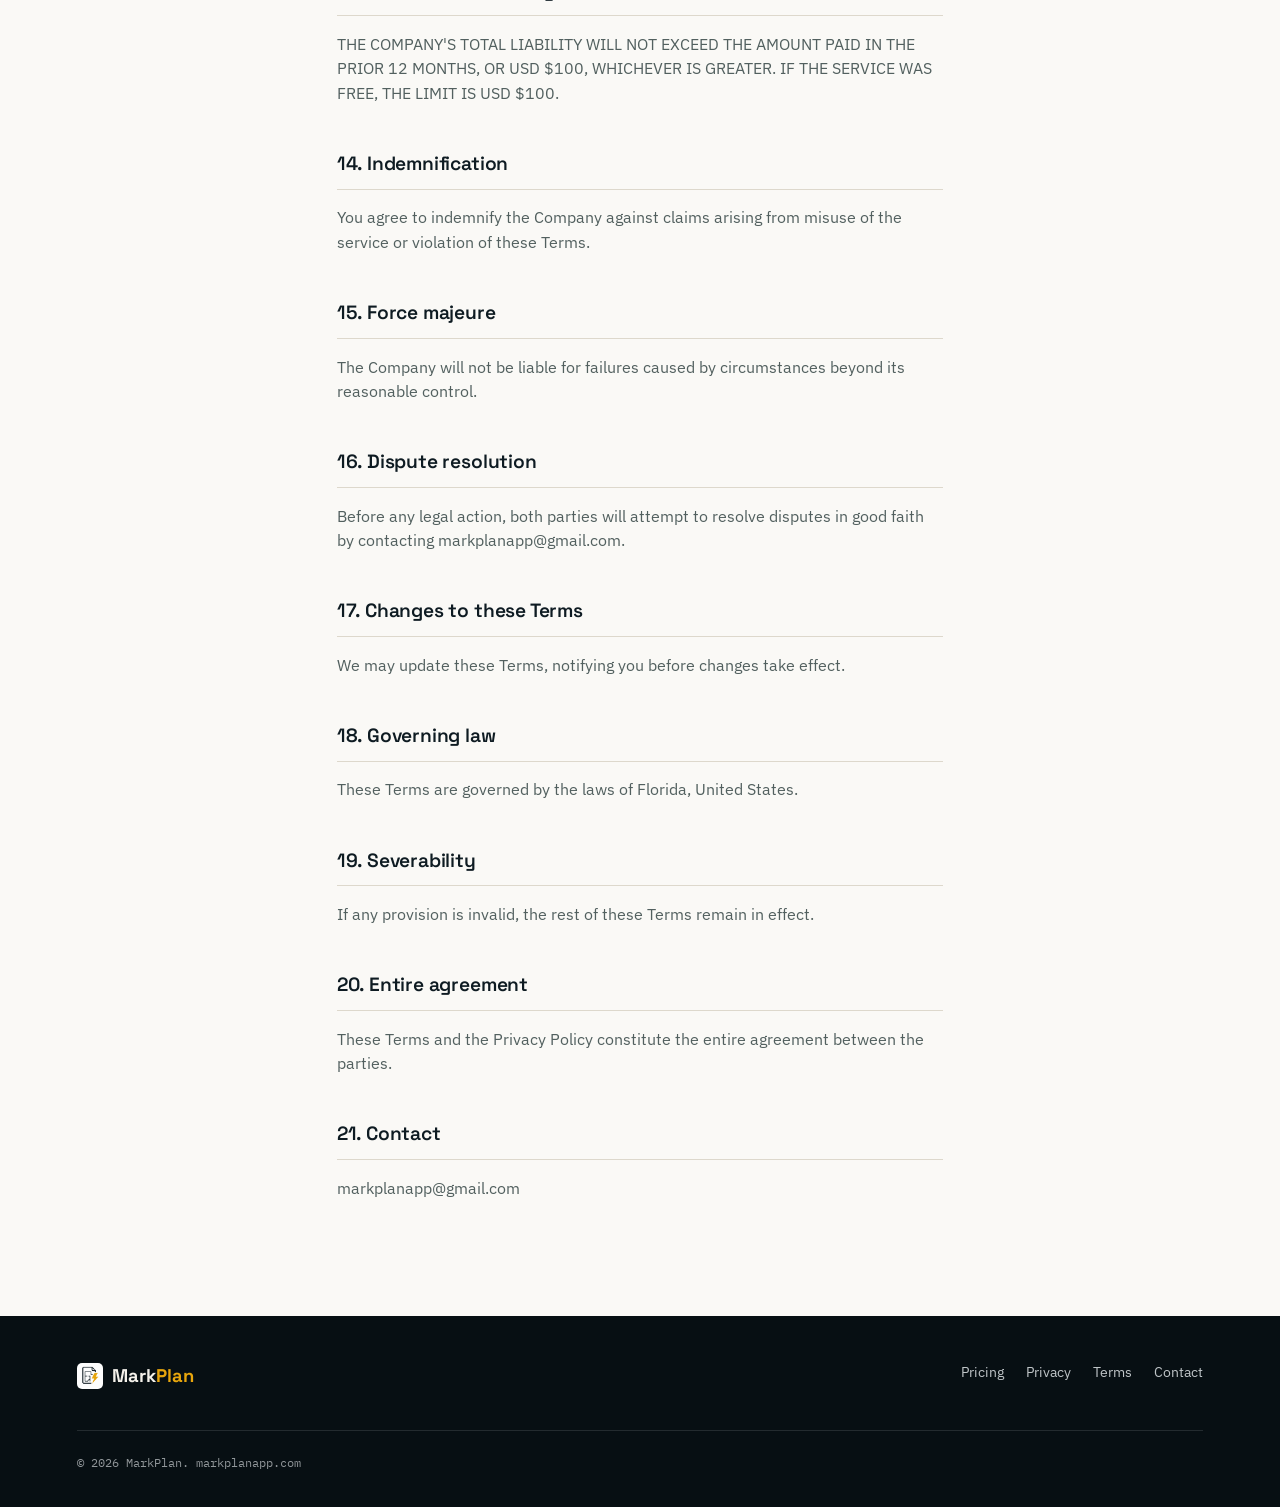
<file: terms.html>
<!DOCTYPE html>
<html lang="en">
<head>
<meta charset="UTF-8">
<meta name="viewport" content="width=device-width, initial-scale=1.0">
<title>Terms of Service — MarkPlan</title>
<link rel="icon" type="image/png" href="img/icon.png">
<link rel="preconnect" href="https://fonts.googleapis.com">
<link href="https://fonts.googleapis.com/css2?family=Space+Grotesk:wght@500;600;700&family=IBM+Plex+Sans:wght@400;500;600&family=IBM+Plex+Mono:wght@400;500&display=swap" rel="stylesheet">
<link rel="stylesheet" href="style.css?v=2">
<script src="lang.js"></script>
</head>
<body>

<nav class="nav">
  <a href="home.html" class="wordmark"><img src="img/icon.png" alt="" class="nav-icon"><span class="wm-text">Mark<span class="tick">Plan</span></span></a>
  <div class="nav-links" id="navLinks">
    <a href="home.html#product">Product</a>
    <a href="pricing.html">Pricing</a>
    <a href="mailto:markplanapp@gmail.com" class="btn btn-ghost">Contact</a>
    <a href="#" class="lang-switch mono" onclick="localStorage.setItem('mp_lang','es'); window.location.href='terminos.html'; return false;">ES</a>
  </div>
  <button class="menu-toggle" id="menuToggle" aria-label="Abrir menú" aria-expanded="false">
    <span></span><span></span><span></span>
  </button>
</nav>

<div class="legal-shell">

 
  <h1>MarkPlan Terms of Service</h1>
  <div class="updated">Last updated: August 9, 2026</div>

  <h2>1. Acceptance of Terms</h2>
  <p>By creating an account or using MarkPlan, you accept these Terms and our Privacy Policy. MarkPlan is operated by <strong>Javier Cuéllar Lage</strong>, located at 2101 Ludlam Rd, Miami, FL 33155, United States.</p>

  <h2>2. Description of the Service</h2>
  <p>MarkPlan is a field documentation app for contractors and work teams. It can be used without an internet connection. Cloud collaboration is optional, subject to a subscription plan.</p>

  <h2>3. User accounts</h2>
  <ul>
    <li>You must be at least 18 years old and have legal capacity to contract.</li>
    <li>You are responsible for the confidentiality of your credentials.</li>
    <li>You are responsible for all activity under your account.</li>
  </ul>

  <h2>4. Plans, pricing, and "seats"</h2>

  <h3>4.1. Pricing structure</h3>
  <p>Plans are billed per company, and include a set number of "seats". Current pricing can be found at <a href="precios.html">markplanapp.com/precios.html</a>.</p>

  <h3>4.2. The Viewer role does not consume seats</h3>
  <p>Anyone invited as "Viewer" (read-only) can join at no cost and without occupying a seat.</p>

  <h3>4.3. Individual use of each seat — prohibition on credential sharing</h3>
  <p><strong>Each seat is intended for use by a single individual, identified by their own individual account.</strong> Multiple people using the same access credentials is prohibited.</p>
  <p>The Company reserves the right to monitor usage patterns to detect violations, contact the Customer to clarify, and suspend access or request additional seats if the violation persists.</p>

  <h3>4.4. Billing</h3>
  <p>Activation and renewal are currently managed manually. The Company reserves the right to modify pricing, with reasonable advance notice.</p>

  <h2>5. Expiration and suspension of service</h2>

  <h3>5.1. What happens when a plan expires</h3>
  <p>The account owner retains full local access to their own projects. Invited collaborators lose access until the account is reactivated, automatically restoring without a new invitation.</p>

  <h3>5.2. No obligation to retain cloud data without an active plan</h3>
  <p><strong>The Customer's right to have data remain in the cloud is conditioned on maintaining an active plan.</strong> Outside of an active plan, the Customer retains only their local copy, which the Company never deletes.</p>
  <p>The Company assumes no obligation to indefinitely retain cloud content without an active plan, and reserves the right to delete it at its sole discretion and without prior notice. This clause is a reservation of legal right, not a commitment to immediate deletion.</p>

  <h2>6. Data ownership</h2>
  <p>All content you upload is your property. The Company acts solely as an infrastructure provider.</p>

  <h2>7. Acceptable use</h2>
  <p>You agree not to use the service illegally, circumvent seat limits, access others' projects, reverse engineer the app, or upload content you have no right to share.</p>

  <h2>8. Cancellation</h2>
  <p>You may stop using MarkPlan at any time. We recommend exporting your projects before canceling.</p>

  <h2>9. No warranties</h2>
  <p>MARKPLAN IS PROVIDED "AS IS," WITHOUT WARRANTIES OF ANY KIND. WE DO NOT WARRANT UNINTERRUPTED AVAILABILITY OR ABSENCE OF ERRORS.</p>

  <h2>10. Reliance on third-party infrastructure</h2>
  <p>MarkPlan uses Firebase/Google Cloud. The Company does not control, and is not responsible for, failures originating from these providers.</p>

  <h2>11. Customer responsibility for backups</h2>
  <p><strong>The primary responsibility for protecting your information rests with you.</strong> MarkPlan provides project export for this purpose. Failure to keep your own backup does not create additional liability for the Company.</p>

  <h3>11.1. Locally stored data</h3>
  <p><strong>Data stored solely on your device is your exclusive responsibility.</strong> The Company has no responsibility for local data loss caused by device change, loss, theft, damage, factory reset, app uninstallation, or hardware/OS failures — regardless of whether you have an active plan.</p>

  <h2>12. Assumption of risk</h2>
  <p>You use MarkPlan at your own risk. You are responsible for verifying the accuracy of measurements before using them for professional or legal purposes.</p>

  <h2>13. Limitation of liability</h2>
  <p>THE COMPANY'S TOTAL LIABILITY WILL NOT EXCEED THE AMOUNT PAID IN THE PRIOR 12 MONTHS, OR USD $100, WHICHEVER IS GREATER. IF THE SERVICE WAS FREE, THE LIMIT IS USD $100.</p>

  <h2>14. Indemnification</h2>
  <p>You agree to indemnify the Company against claims arising from misuse of the service or violation of these Terms.</p>

  <h2>15. Force majeure</h2>
  <p>The Company will not be liable for failures caused by circumstances beyond its reasonable control.</p>

  <h2>16. Dispute resolution</h2>
  <p>Before any legal action, both parties will attempt to resolve disputes in good faith by contacting markplanapp@gmail.com.</p>

  <h2>17. Changes to these Terms</h2>
  <p>We may update these Terms, notifying you before changes take effect.</p>

  <h2>18. Governing law</h2>
  <p>These Terms are governed by the laws of Florida, United States.</p>

  <h2>19. Severability</h2>
  <p>If any provision is invalid, the rest of these Terms remain in effect.</p>

  <h2>20. Entire agreement</h2>
  <p>These Terms and the Privacy Policy constitute the entire agreement between the parties.</p>

  <h2>21. Contact</h2>
  <p>markplanapp@gmail.com</p>
</div>

<footer>
  <div class="footer-grid">
    <div>
      <div class="wordmark" style="margin-bottom: 10px;"><img src="img/icon.png" alt="" class="nav-icon"><span class="wm-text">Mark<span class="tick">Plan</span></span></div>
    </div>
    <div class="footer-links">
      <a href="pricing.html">Pricing</a>
      <a href="privacy.html">Privacy</a>
      <a href="terms.html">Terms</a>
      <a href="mailto:markplanapp@gmail.com">Contact</a>
    </div>
  </div>
  <div class="footer-bottom">© <span id="year"></span> MarkPlan. markplanapp.com</div>
</footer>
<script>document.getElementById('year').textContent = new Date().getFullYear();</script>
<script src="nav-menu.js"></script>
<script src="motion.js"></script>
</body>
</html>
</file>
<file: style.css>
:root {
  --blueprint: #0e1b22;
  --blueprint-deep: #070f13;
  --blueprint-line: #3a4d57;
  --blueprint-line-soft: rgba(232, 166, 13, 0.18);
  --paper: #faf9f6;
  --paper-line: #ddd8cc;
  --ink: #0e1b22;
  --ink-soft: #52605f;
  --accent: #e8a60d;
  --accent-deep: #b9840a;
  --cream-text: #f4f1ea;
  --measure-blue: #5ec8f2;
  --radius: 3px;
}

* { box-sizing: border-box; }

html { scroll-behavior: smooth; }

body {
  margin: 0;
  font-family: 'IBM Plex Sans', -apple-system, sans-serif;
  color: var(--ink);
  background: var(--paper);
  line-height: 1.55;
  font-size: 16px;
}

h1, h2, h3, .display {
  font-family: 'Space Grotesk', sans-serif;
  font-weight: 600;
  letter-spacing: -0.01em;
  margin: 0;
}

.mono {
  font-family: 'IBM Plex Mono', monospace;
}

a { color: inherit; }

img, svg { display: block; max-width: 100%; }

/* ---------- Nav ---------- */

.nav {
  position: sticky;
  top: 0;
  z-index: 20;
  display: flex;
  align-items: center;
  justify-content: space-between;
  padding: 18px 6vw;
  background: var(--blueprint);
  border-bottom: 1px solid var(--blueprint-line-soft);
}

.wordmark {
  font-family: 'Space Grotesk', sans-serif;
  font-weight: 700;
  font-size: 1.15rem;
  color: var(--cream-text);
  text-decoration: none;
  display: flex;
  align-items: center;
  gap: 9px;
  min-width: 0;
}

.wordmark .tick {
  color: var(--accent);
}

.nav-icon {
  height: 26px;
  width: 26px;
  border-radius: 5px;
}

.nav-links {
  display: flex;
  align-items: center;
  gap: 28px;
  font-size: 0.92rem;
}

.nav-links a {
  color: var(--cream-text);
  text-decoration: none;
  opacity: 0.82;
  transition: opacity 0.15s ease;
}

.nav-links a:hover, .nav-links a:focus-visible { opacity: 1; }

.nav-links .btn { opacity: 1; }

.lang-switch {
  font-size: 0.78rem;
  letter-spacing: 0.04em;
  padding: 5px 9px;
  border: 1px solid var(--blueprint-line-soft);
  border-radius: var(--radius);
  color: var(--cream-text);
  text-decoration: none;
  opacity: 0.85;
  transition: opacity 0.15s ease, border-color 0.15s ease;
}
.lang-switch:hover, .lang-switch:focus-visible {
  opacity: 1;
  border-color: var(--accent);
}

.menu-toggle {
  display: none;
  background: none;
  border: 1px solid var(--blueprint-line-soft);
  border-radius: var(--radius);
  padding: 8px 10px;
  cursor: pointer;
  flex-shrink: 0;
}
.menu-toggle span {
  display: block;
  width: 20px;
  height: 2px;
  background: var(--cream-text);
  margin: 4px 0;
  transition: transform 0.2s ease, opacity 0.2s ease;
}
.menu-toggle.open span:nth-child(1) { transform: translateY(6px) rotate(45deg); }
.menu-toggle.open span:nth-child(2) { opacity: 0; }
.menu-toggle.open span:nth-child(3) { transform: translateY(-6px) rotate(-45deg); }

/* ---------- Buttons ---------- */

.btn {
  display: inline-flex;
  align-items: center;
  gap: 8px;
  padding: 12px 22px;
  border-radius: var(--radius);
  font-family: 'IBM Plex Mono', monospace;
  font-size: 0.85rem;
  font-weight: 500;
  text-decoration: none;
  border: 1px solid transparent;
  cursor: pointer;
  transition: transform 0.12s ease, background 0.15s ease;
}

.btn:hover { transform: translateY(-1px); }
.btn:focus-visible { outline: 2px solid var(--accent); outline-offset: 3px; }

.btn-accent {
  background: var(--accent);
  color: #fff;
}
.btn-accent:hover { background: var(--accent-deep); }

.btn-ghost {
  background: transparent;
  border-color: var(--blueprint-line-soft);
  color: var(--cream-text);
}
.btn-ghost:hover { border-color: var(--blueprint-line); }

.btn-outline-dark {
  background: transparent;
  border-color: var(--paper-line);
  color: var(--ink);
}
.btn-outline-dark:hover { border-color: var(--ink); }

/* ---------- Hero ---------- */

.hero {
  background:
    linear-gradient(180deg, var(--blueprint) 0%, var(--blueprint-deep) 100%);
  background-image:
    linear-gradient(var(--blueprint-line-soft) 1px, transparent 1px),
    linear-gradient(90deg, var(--blueprint-line-soft) 1px, transparent 1px),
    linear-gradient(180deg, var(--blueprint) 0%, var(--blueprint-deep) 100%);
  background-size: 42px 42px, 42px 42px, 100% 100%;
  background-position: -1px -1px, -1px -1px, 0 0;
  color: var(--cream-text);
  padding: 110px 6vw 90px;
  position: relative;
  overflow: hidden;
}

.hero .eyebrow {
  font-family: 'IBM Plex Mono', monospace;
  font-size: 0.8rem;
  letter-spacing: 0.08em;
  text-transform: uppercase;
  color: var(--accent);
  margin-bottom: 18px;
}

.hero h1 {
  font-size: clamp(2.3rem, 5vw, 3.6rem);
  max-width: 15ch;
  line-height: 1.08;
}

.hero .lede {
  margin-top: 22px;
  max-width: 46ch;
  font-size: 1.1rem;
  color: rgba(238, 242, 245, 0.78);
}

.hero .cta-row {
  margin-top: 36px;
  display: flex;
  gap: 14px;
  flex-wrap: wrap;
}

.tagline {
  margin-top: 30px;
  font-size: 0.82rem;
  letter-spacing: 0.14em;
  text-transform: uppercase;
  color: var(--accent);
  display: flex;
  align-items: center;
  gap: 10px;
}
.tagline::before, .tagline::after {
  content: '';
  width: 20px;
  height: 1px;
  background: var(--accent);
  opacity: 0.6;
}

/* dimension-line signature element */

.dim-line {
  display: flex;
  align-items: center;
  gap: 10px;
  font-family: 'IBM Plex Mono', monospace;
  font-size: 0.85rem;
  color: var(--blueprint-line);
  margin: 46px 0 0;
}

.dim-line .rule {
  flex: 1;
  height: 1px;
  background: var(--blueprint-line-soft);
  position: relative;
}
.dim-line .rule::before, .dim-line .rule::after {
  content: '';
  position: absolute;
  top: -5px;
  width: 1px;
  height: 11px;
  background: var(--blueprint-line-soft);
}
.dim-line .rule::before { left: 0; }
.dim-line .rule::after { right: 0; }

.dim-line .label {
  white-space: nowrap;
  color: var(--cream-text);
  opacity: 0.85;
}

.dim-line.on-paper { color: var(--accent-deep); }
.dim-line.on-paper .rule { background: var(--paper-line); }
.dim-line.on-paper .rule::before, .dim-line.on-paper .rule::after { background: var(--paper-line); }
.dim-line.on-paper .label { color: var(--ink-soft); }

/* ---------- Hero animado de portada (dos columnas) ---------- */

.hero-grid {
  display: grid;
  grid-template-columns: 1.1fr 0.9fr;
  gap: 40px;
  align-items: center;
}
@media (max-width: 900px) {
  .hero-grid { grid-template-columns: 1fr; }
  .hero-art { order: -1; max-width: 280px; margin: 0 auto 20px; }
}

.hero-grid .eyebrow, .hero-grid h1, .hero-grid .lede, .hero-grid .cta-row {
  opacity: 0;
  animation: rise 0.6s ease-out forwards;
}
.hero-grid .eyebrow { animation-delay: 0.1s; }
.hero-grid h1 { animation-delay: 0.22s; }
.hero-grid .lede { animation-delay: 0.34s; }
.hero-grid .cta-row { animation-delay: 0.46s; }

@keyframes rise {
  from { opacity: 0; transform: translateY(14px); }
  to { opacity: 1; transform: translateY(0); }
}

.hero-art {
  position: relative;
  aspect-ratio: 1 / 1;
  max-width: 420px;
  margin: 0 auto;
}
.plan-svg { width: 100%; height: 100%; overflow: visible; }
/* ===== Loop de 3 actos: documentar / medir / compartir (16s, infinito) ===== */

.plan-line {
  fill: none;
  stroke: var(--blueprint-line);
  stroke-width: 2;
  stroke-linecap: round;
  stroke-linejoin: round;
  stroke-dasharray: 900;
  animation: heroDraw 16s ease-out infinite;
}
@keyframes heroDraw {
  0% { stroke-dashoffset: 900; }
  13% { stroke-dashoffset: 0; }
  100% { stroke-dashoffset: 0; }
}

/* ---------- Acto A: documentar ---------- */

.pin { animation: heroPin 16s infinite; }
@keyframes heroPin {
  0%, 13.5% { opacity: 0; transform: translate(230px,150px) translateY(-40px) scale(0.6); }
  14.5% { opacity: 1; transform: translate(230px,150px) scale(1.1); animation-timing-function: cubic-bezier(.34,1.56,.64,1); }
  16% { opacity: 1; transform: translate(230px,150px) scale(1); }
  34% { opacity: 1; transform: translate(230px,150px) scale(1); }
  38% { opacity: 0; transform: translate(230px,150px) scale(1); }
  100% { opacity: 0; transform: translate(230px,150px) scale(1); }
}
.pin-ring { animation: heroRing 16s infinite; }
@keyframes heroRing {
  0%, 15% { opacity: 0; transform: translate(230px,150px) scale(0.4); }
  16% { opacity: 0.9; transform: translate(230px,150px) scale(0.4); }
  19%, 100% { opacity: 0; transform: translate(230px,150px) scale(2.6); }
}
.photo-card { animation: heroPhoto 16s infinite; }
@keyframes heroPhoto {
  0%, 16.5% { opacity: 0; transform: translate(250px,95px); }
  20% { opacity: 1; transform: translate(250px,95px); }
  34% { opacity: 1; transform: translate(250px,95px); }
  38% { opacity: 0; transform: translate(250px,95px); }
  100% { opacity: 0; transform: translate(250px,95px); }
}
.timestamp {
  font-family: 'IBM Plex Mono', monospace;
  font-size: 11px;
  fill: var(--accent);
}
.category-chip { animation: heroChip 16s infinite; }
@keyframes heroChip {
  0%, 17% { opacity: 0; transform: translate(250px,178px); }
  21% { opacity: 1; transform: translate(250px,178px); }
  34% { opacity: 1; transform: translate(250px,178px); }
  38% { opacity: 0; transform: translate(250px,178px); }
  100% { opacity: 0; transform: translate(250px,178px); }
}
.category-chip text {
  font-family: 'IBM Plex Mono', monospace;
  font-size: 10px;
  fill: var(--blueprint-deep);
}

/* ---------- Acto B: medir ---------- */

.measure-line {
  fill: none;
  stroke: var(--measure-blue);
  stroke-width: 2.5;
  stroke-linecap: round;
}
.measure-line-1 { stroke-dasharray: 200; animation: heroMeasure1 16s infinite; }
@keyframes heroMeasure1 {
  0%, 38% { stroke-dashoffset: 200; opacity: 1; }
  42% { stroke-dashoffset: 0; opacity: 1; }
  63% { stroke-dashoffset: 0; opacity: 1; }
  67% { stroke-dashoffset: 0; opacity: 0; }
  100% { stroke-dashoffset: 200; opacity: 0; }
}
.measure-line-2 { stroke-dasharray: 100; animation: heroMeasure2 16s infinite; }
@keyframes heroMeasure2 {
  0%, 44% { stroke-dashoffset: 100; opacity: 1; }
  48% { stroke-dashoffset: 0; opacity: 1; }
  63% { stroke-dashoffset: 0; opacity: 1; }
  67% { stroke-dashoffset: 0; opacity: 0; }
  100% { stroke-dashoffset: 100; opacity: 0; }
}
.measure-line-3 { stroke-dasharray: 80; animation: heroMeasure3 16s infinite; }
@keyframes heroMeasure3 {
  0%, 50% { stroke-dashoffset: 80; opacity: 1; }
  54% { stroke-dashoffset: 0; opacity: 1; }
  63% { stroke-dashoffset: 0; opacity: 1; }
  67% { stroke-dashoffset: 0; opacity: 0; }
  100% { stroke-dashoffset: 80; opacity: 0; }
}
.measure-label {
  font-family: 'IBM Plex Mono', monospace;
  font-size: 15px;
  font-weight: 500;
  fill: var(--measure-blue);
}
.measure-label-1 { animation: heroLabel1 16s infinite; }
@keyframes heroLabel1 {
  0%, 42% { opacity: 0; }
  44% { opacity: 1; }
  63% { opacity: 1; }
  67% { opacity: 0; }
  100% { opacity: 0; }
}
.measure-label-2 { animation: heroLabel2 16s infinite; }
@keyframes heroLabel2 {
  0%, 48% { opacity: 0; }
  50% { opacity: 1; }
  63% { opacity: 1; }
  67% { opacity: 0; }
  100% { opacity: 0; }
}
.measure-label-3 { animation: heroLabel3 16s infinite; }
@keyframes heroLabel3 {
  0%, 54% { opacity: 0; }
  56% { opacity: 1; }
  63% { opacity: 1; }
  67% { opacity: 0; }
  100% { opacity: 0; }
}

/* ---------- Acto C: compartir ---------- */

.plan-lines-group {
  transform-origin: 200px 200px;
  animation: heroShrink 16s infinite;
}
@keyframes heroShrink {
  0%, 67% { opacity: 1; transform: translate(0,0) scale(1); }
  72% { opacity: 1; transform: translate(-70px,138px) scale(0.15); }
  73% { opacity: 0; transform: translate(-70px,138px) scale(0.15); }
  100% { opacity: 0; transform: translate(0,0) scale(1); }
}

.person {
  fill: none;
  stroke: var(--cream-text);
  stroke-width: 2;
  stroke-linecap: round;
  stroke-linejoin: round;
}
.person1 { animation: heroPerson1 16s infinite; }
@keyframes heroPerson1 {
  0%, 66% { opacity: 0; }
  70% { opacity: 1; }
  87% { opacity: 1; }
  91% { opacity: 0; }
  100% { opacity: 0; }
}
.person2 { animation: heroPerson2 16s infinite; }
@keyframes heroPerson2 {
  0%, 71% { opacity: 0; }
  75% { opacity: 1; }
  87% { opacity: 1; }
  91% { opacity: 0; }
  100% { opacity: 0; }
}

.thrown-plan { animation: heroThrown 16s infinite; }
@keyframes heroThrown {
  0%, 72% { opacity: 0; transform: translate(130px,338px) rotate(0deg); }
  73% { opacity: 1; transform: translate(130px,338px) rotate(0deg); }
  75% { opacity: 1; transform: translate(130px,338px) rotate(0deg); }
  79% { opacity: 1; transform: translate(200px,250px) rotate(200deg); }
  83% { opacity: 1; transform: translate(270px,338px) rotate(360deg); animation-timing-function: cubic-bezier(.34,1.2,.64,1); }
  87% { opacity: 1; transform: translate(270px,338px) rotate(360deg); }
  91% { opacity: 0; transform: translate(270px,338px) rotate(360deg); }
  100% { opacity: 0; transform: translate(130px,338px) rotate(0deg); }
}

/* ---------- Vida en las tarjetas y el resto del sitio ---------- */

.grid-3 .card {
  transition: transform 0.2s ease, box-shadow 0.2s ease;
}
.grid-3 .card:hover {
  transform: translateY(-3px);
  box-shadow: 0 10px 24px rgba(14, 27, 34, 0.08);
  position: relative;
  z-index: 1;
}

.reveal {
  opacity: 0;
  transform: translateY(18px);
  transition: opacity 0.6s ease-out, transform 0.6s ease-out;
}
.reveal.in-view {
  opacity: 1;
  transform: translateY(0);
}

.dim-line .rule {
  transform: scaleX(0);
  transform-origin: left;
  transition: transform 0.9s ease-out;
}
.dim-line .rule.in-view { transform: scaleX(1); }

@media (prefers-reduced-motion: reduce) {
  .hero-grid .eyebrow, .hero-grid h1, .hero-grid .lede, .hero-grid .cta-row,
  .reveal, .dim-line .rule {
    animation: none !important;
    transition: none !important;
    opacity: 1 !important;
    transform: none !important;
  }
  .plan-line, .plan-lines-group,
  .pin, .pin-ring, .photo-card, .category-chip,
  .measure-line-1, .measure-line-2, .measure-line-3,
  .measure-label-1, .measure-label-2, .measure-label-3,
  .person1, .person2, .thrown-plan {
    animation: none !important;
  }
  .plan-line { stroke-dashoffset: 0 !important; }
  .plan-lines-group { opacity: 1 !important; transform: none !important; }
  .pin { opacity: 1 !important; transform: translate(230px,150px) !important; }
  .pin-ring { opacity: 0 !important; }
  .photo-card { opacity: 1 !important; transform: translate(250px,95px) !important; }
  .category-chip { opacity: 1 !important; transform: translate(250px,178px) !important; }
  .measure-line-1, .measure-line-2, .measure-line-3,
  .measure-label-1, .measure-label-2, .measure-label-3,
  .person1, .person2, .thrown-plan {
    opacity: 0 !important;
  }
}

/* ---------- Sections on paper ---------- */

.section {
  padding: 84px 6vw;
  max-width: 1180px;
  margin: 0 auto;
}

.section-head {
  max-width: 60ch;
  margin-bottom: 52px;
}

.section-head .eyebrow {
  font-family: 'IBM Plex Mono', monospace;
  font-size: 0.78rem;
  letter-spacing: 0.08em;
  text-transform: uppercase;
  color: var(--accent-deep);
  margin-bottom: 14px;
}

.section-head h2 {
  font-size: clamp(1.7rem, 3vw, 2.3rem);
}

.grid-3 {
  display: grid;
  grid-template-columns: repeat(3, 1fr);
  gap: 1px;
  background: var(--paper-line);
  border: 1px solid var(--paper-line);
}

.grid-3 .card {
  background: var(--paper);
  padding: 30px 26px;
}

.card .kicker {
  font-family: 'IBM Plex Mono', monospace;
  font-size: 0.78rem;
  color: var(--accent-deep);
  margin-bottom: 12px;
}

.card h3 {
  font-size: 1.15rem;
  margin-bottom: 10px;
}

.card p {
  color: var(--ink-soft);
  font-size: 0.95rem;
  margin: 0;
}

/* founder credibility strip */

.credibility {
  background: var(--blueprint);
  color: var(--cream-text);
  padding: 64px 6vw;
}

.credibility-inner {
  max-width: 780px;
  margin: 0 auto;
  text-align: center;
}

.credibility .eyebrow {
  font-family: 'IBM Plex Mono', monospace;
  font-size: 0.8rem;
  letter-spacing: 0.08em;
  text-transform: uppercase;
  color: var(--accent);
  margin-bottom: 18px;
}

.credibility p {
  font-size: 1.25rem;
  line-height: 1.5;
  font-family: 'Space Grotesk', sans-serif;
  font-weight: 500;
}

/* pricing teaser on home */

.pricing-teaser {
  background: var(--paper);
  border-top: 1px solid var(--paper-line);
  border-bottom: 1px solid var(--paper-line);
  padding: 84px 6vw;
  text-align: center;
}

.price-figure {
  font-family: 'IBM Plex Mono', monospace;
  font-size: clamp(2.6rem, 6vw, 4rem);
  color: var(--blueprint);
  margin: 22px 0 6px;
}
.price-figure .unit { font-size: 0.4em; color: var(--ink-soft); }

.price-regular {
  font-family: 'IBM Plex Mono', monospace;
  font-size: 1.15rem;
  color: var(--ink-soft);
  text-decoration: line-through;
  text-decoration-color: var(--accent-deep);
}
.price-launch-tag {
  display: inline-block;
  margin-top: 8px;
  font-family: 'IBM Plex Mono', monospace;
  font-size: 0.78rem;
  letter-spacing: 0.04em;
  text-transform: uppercase;
  color: var(--accent-deep);
  background: #fdeee6;
  padding: 3px 9px;
  border-radius: var(--radius);
}
.price-note {
  margin-top: 14px;
  font-size: 0.85rem;
  color: var(--ink-soft);
}

/* ---------- Footer ---------- */

footer {
  background: var(--blueprint-deep);
  color: rgba(238, 242, 245, 0.6);
  padding: 46px 6vw 34px;
  font-size: 0.88rem;
}

.footer-grid {
  display: flex;
  justify-content: space-between;
  flex-wrap: wrap;
  gap: 24px;
  max-width: 1180px;
  margin: 0 auto;
}

footer a {
  color: rgba(238, 242, 245, 0.8);
  text-decoration: none;
}
footer a:hover { color: #fff; }

.footer-links {
  display: flex;
  gap: 22px;
  flex-wrap: wrap;
}

.footer-bottom {
  max-width: 1180px;
  margin: 30px auto 0;
  padding-top: 22px;
  border-top: 1px solid rgba(238, 242, 245, 0.12);
  font-family: 'IBM Plex Mono', monospace;
  font-size: 0.78rem;
}

/* ---------- Legal pages ---------- */

.legal-shell {
  max-width: 760px;
  margin: 0 auto;
  padding: 70px 6vw 100px;
}

.legal-shell .lang-toggle {
  font-family: 'IBM Plex Mono', monospace;
  font-size: 0.85rem;
  margin-bottom: 30px;
}
.legal-shell .lang-toggle a {
  color: var(--accent-deep);
  text-decoration: none;
  border-bottom: 1px solid var(--accent-deep);
}

.legal-shell .draft-notice {
  background: #fff8ec;
  border: 1px solid #e8c98f;
  border-radius: var(--radius);
  padding: 16px 18px;
  font-size: 0.92rem;
  color: #7a5a12;
  margin-bottom: 40px;
}

.legal-shell h1 {
  font-size: 2rem;
  margin-bottom: 6px;
}

.legal-shell .updated {
  font-family: 'IBM Plex Mono', monospace;
  font-size: 0.82rem;
  color: var(--ink-soft);
  margin-bottom: 44px;
}

.legal-shell h2 {
  font-size: 1.2rem;
  margin-top: 44px;
  margin-bottom: 14px;
  padding-bottom: 10px;
  border-bottom: 1px solid var(--paper-line);
}

.legal-shell h3 {
  font-size: 1.02rem;
  margin-top: 26px;
  margin-bottom: 10px;
}

.legal-shell p, .legal-shell li {
  color: var(--ink-soft);
  font-size: 0.98rem;
}

.legal-shell ul { padding-left: 22px; }
.legal-shell li { margin-bottom: 6px; }

.legal-shell strong { color: var(--ink); }

.legal-shell .placeholder {
  background: #fdeee6;
  padding: 1px 6px;
  border-radius: 2px;
  color: var(--accent-deep);
  font-weight: 500;
}

/* ---------- Pricing page ---------- */

.pricing-hero {
  padding: 90px 6vw 70px;
}

.pricing-hero h1 { font-size: clamp(2rem, 4vw, 2.8rem); max-width: 18ch; }

.plan-card {
  max-width: 640px;
  margin: 50px auto 0;
  background: var(--paper);
  border: 1px solid var(--paper-line);
  border-radius: var(--radius);
  overflow: hidden;
}

.plan-card .plan-head {
  padding: 38px 40px 30px;
  border-bottom: 1px dashed var(--paper-line);
}

.plan-card .plan-body {
  padding: 30px 40px 40px;
}

.plan-row {
  display: flex;
  justify-content: space-between;
  padding: 12px 0;
  border-bottom: 1px solid var(--paper-line);
  font-size: 0.95rem;
}
.plan-row:last-child { border-bottom: none; }
.plan-row .val { font-family: 'IBM Plex Mono', monospace; color: var(--blueprint); }

.how-to-buy {
  max-width: 640px;
  margin: 60px auto 0;
  background: var(--blueprint);
  color: var(--cream-text);
  border-radius: var(--radius);
  padding: 34px 40px;
}

.how-to-buy h3 {
  color: var(--cream-text);
  font-size: 1.05rem;
  margin-bottom: 16px;
}

.how-to-buy ol {
  padding-left: 20px;
  color: rgba(238, 242, 245, 0.85);
}
.how-to-buy li { margin-bottom: 10px; }

.how-to-buy .zelle-box {
  margin-top: 20px;
  background: rgba(238, 242, 245, 0.06);
  border: 1px solid var(--blueprint-line-soft);
  border-radius: var(--radius);
  padding: 16px 18px;
  font-family: 'IBM Plex Mono', monospace;
  font-size: 0.9rem;
}

@media (max-width: 760px) {
  .grid-3 { grid-template-columns: 1fr; }
  .nav {
    flex-wrap: wrap;
    row-gap: 12px;
  }
  .nav-links {
    display: flex !important;
    position: static;
    flex-direction: row;
    flex-wrap: wrap;
    width: 100%;
    order: 3;
    align-items: center;
    gap: 18px;
    padding: 0;
    margin: 0;
    border: none;
    background: none;
  }
  .nav-links a,
  .nav-links a.btn,
  .nav-links a.lang-switch {
    display: inline-block;
    width: auto;
    text-align: left;
    background: none;
    border: none;
    border-radius: 0;
    padding: 0;
    margin: 0;
    font-family: 'IBM Plex Sans', sans-serif;
    font-size: 0.9rem;
    font-weight: 400;
    color: var(--cream-text);
    opacity: 1;
  }
  .menu-toggle { display: none; }
  .plan-card .plan-head, .plan-card .plan-body, .how-to-buy { padding-left: 24px; padding-right: 24px; }
}

@media (prefers-reduced-motion: reduce) {
  * { transition: none !important; scroll-behavior: auto !important; }
}
</file>
